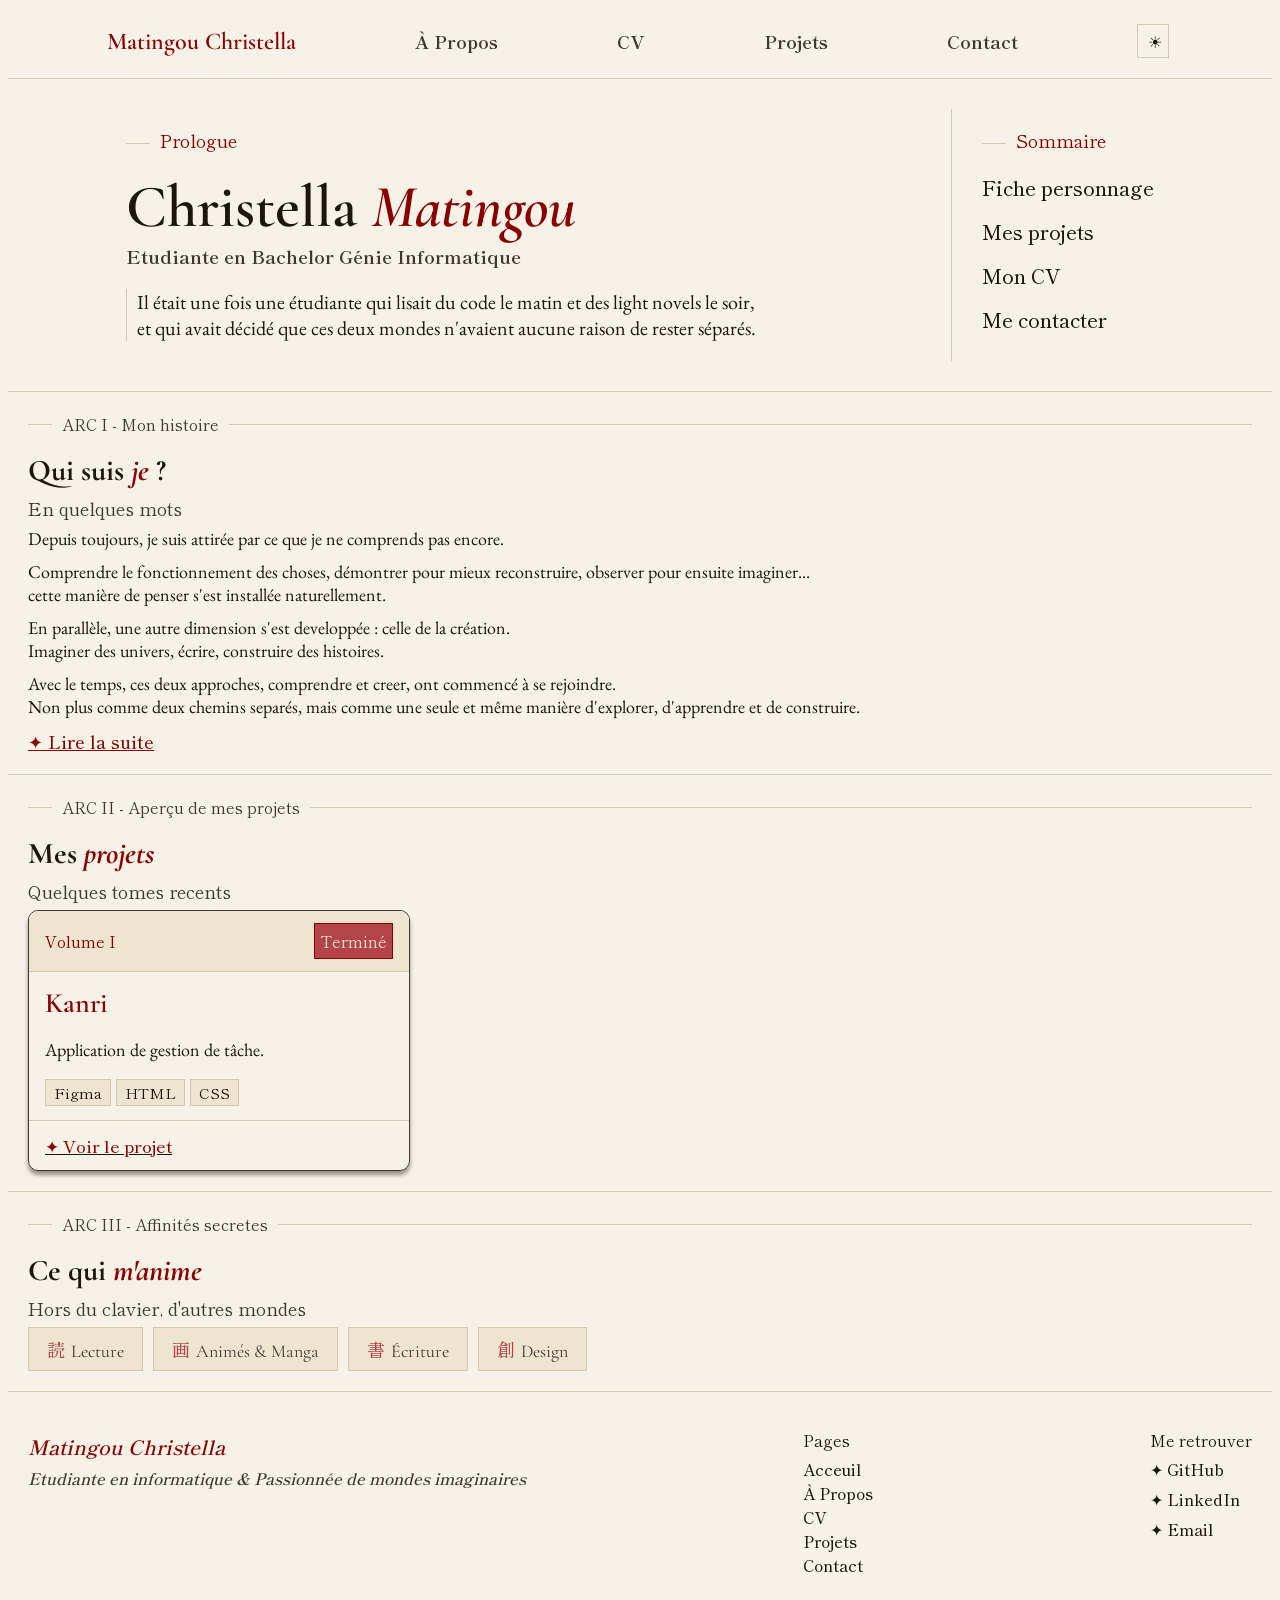
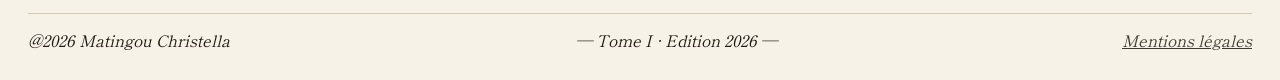
<file: index.html>
<!doctype html>
<html lang="fr">
  <head>
    <meta charset="UTF-8" />
    <meta name="viewport" content="width=device-width, initial-scale=1.0" />
    <title>Portfolio - Accueil</title>
    <link rel="stylesheet" href="style.css" />
  </head>
  <body>
    <header>
      <nav class="navigation">
        <ul>
          <li>
            <a href="index.html" class="logo-name">Matingou Christella</a>
          </li>
          <li><a href="aboutme.html">À Propos</a></li>
          <li><a href="cv.html">CV</a></li>
          <li><a href="project.html">Projets</a></li>
          <li><a href="contact.html">Contact</a></li>
          <li>
            <button id="theme-toggle" class="toggle-btn">☀</button>
          </li>
        </ul>
      </nav>
      <hr />
    </header>
    <main>
      <section class="presentation-zone">
        <div class="prologue-zone">
          <p class="chapter-label">Prologue</p>
          <h1 class="main-title">Christella <em>Matingou</em></h1>
          <p class="subtitle">Etudiante en Bachelor Génie Informatique</p>
          <p class="presentation">
            Il était une fois une étudiante qui lisait du code le matin et des
            light novels le soir,<br />
            et qui avait décidé que ces deux mondes n'avaient aucune raison de
            rester séparés.
          </p>
        </div>
        <div class="Summary-zone">
          <p class="chapter-label">Sommaire</p>
          <ul class="summary-list">
            <li><a href="aboutme.html">Fiche personnage</a></li>
            <li><a href="project.html">Mes projets</a></li>
            <li><a href="cv.html">Mon CV</a></li>
            <li><a href="contact.html">Me contacter</a></li>
          </ul>
        </div>
      </section>
      <hr />
      <section class="first-arc">
        <p class="arc-label">ARC I - Mon histoire</p>
        <h2 class="arc-label-main-title">Qui suis <em>je</em> ?</h2>
        <p class="arc-label-subtitle">En quelques mots</p>
        <div class="first-arc-contents">
          <p class="arc-story">
            Depuis toujours, je suis attirée par ce que je ne comprends pas
            encore.
          </p>
          <p class="arc-story">
            Comprendre le fonctionnement des choses, démontrer pour mieux
            reconstruire, observer pour ensuite imaginer...<br />
            cette manière de penser s'est installée naturellement.
          </p>
          <p class="arc-story">
            En parallèle, une autre dimension s'est developpée : celle de la
            création.<br />
            Imaginer des univers, écrire, construire des histoires.
          </p>
          <p class="arc-story">
            Avec le temps, ces deux approches, comprendre et creer, ont commencé
            à se rejoindre. <br />Non plus comme deux chemins separés, mais
            comme une seule et même manière d'explorer, d'apprendre et de
            construire.
          </p>
          <a href="aboutme.html">✦ Lire la suite</a>
        </div>
      </section>
      <hr />
      <section class="second-arc">
        <p class="arc-label">ARC II - Aperçu de mes projets</p>
        <h2 class="arc-label-main-title">Mes <em>projets</em></h2>
        <p class="arc-label-subtitle">Quelques tomes recents</p>
        <article class="first-project">
          <div class="project-card">
            <div class="project-card-top">
              <p class="project-card-title">Volume I</p>
              <p class="project-card-statut">Terminé</p>
            </div>
            <div class="project-card-content">
              <h2 class="project-title">Kanri</h2>
              <div class="project-description">
                <p class="decription-project">
                  Application de gestion de tâche.
                </p>
              </div>
              <div class="project-tags">
                <span class="project-tag">Figma</span>
                <span class="project-tag">HTML</span>
                <span class="project-tag">CSS</span>
              </div>
            </div>
            <div class="project-card-bottom">
              <div class="project-link">
                <a href="Projets/Kanri.html">✦ Voir le projet </a>
              </div>
            </div>
          </div>
        </article>
      </section>
      <hr />
      <section class="third-arc">
        <p class="arc-label">ARC III - Affinités secretes</p>
        <h2 class="arc-label-main-title">Ce qui <em>m'anime</em></h2>
        <p class="arc-label-subtitle">Hors du clavier, d'autres mondes</p>
        <div class="chips">
          <span class="chip"><span class="chip-kanji">読</span>Lecture</span>
          <span class="chip"
            ><span class="chip-kanji">画</span>Animés & Manga</span
          >
          <span class="chip"><span class="chip-kanji">書</span>Écriture</span>
          <span class="chip"><span class="chip-kanji">創</span>Design</span>
        </div>
      </section>
    </main>
    <footer>
      <hr />
      <section class="footer-top">
        <div class="footer-title">
          <p class="footer-logo">Matingou Christella</p>
          <p class="footer-subtitle">
            Etudiante en informatique & Passionnée de mondes imaginaires
          </p>
        </div>
        <div clas="footer-nav">
          <p class="footer-nav-title">Pages</p>
          <ul class="foot-nav">
            <li><a href="index.html">Acceuil</a></li>
            <li><a href="aboutme.html">À Propos</a></li>
            <li><a href="cv.html">CV</a></li>
            <li><a href="project.html">Projets</a></li>
            <li><a href="contact.html">Contact</a></li>
          </ul>
        </div>
        <div class="footer-social">
          <p class="footer-social-title">Me retrouver</p>
          <ul class="foot-nav">
            <li><a href="#">✦ GitHub</a></li>
            <li><a href="#">✦ LinkedIn</a></li>
            <li><a href="christellamatingou@gmail.com">✦ Email</a></li>
          </ul>
        </div>
      </section>
      <section class="footer-bottom">
        <span>@2026 Matingou Christella</span>
        <span>— Tome I · Edition 2026 —</span>
        <a href="mentions.html">Mentions légales</a>
      </section>
    </footer>
    <script src="script.js"></script>
  </body>
</html>
</file>
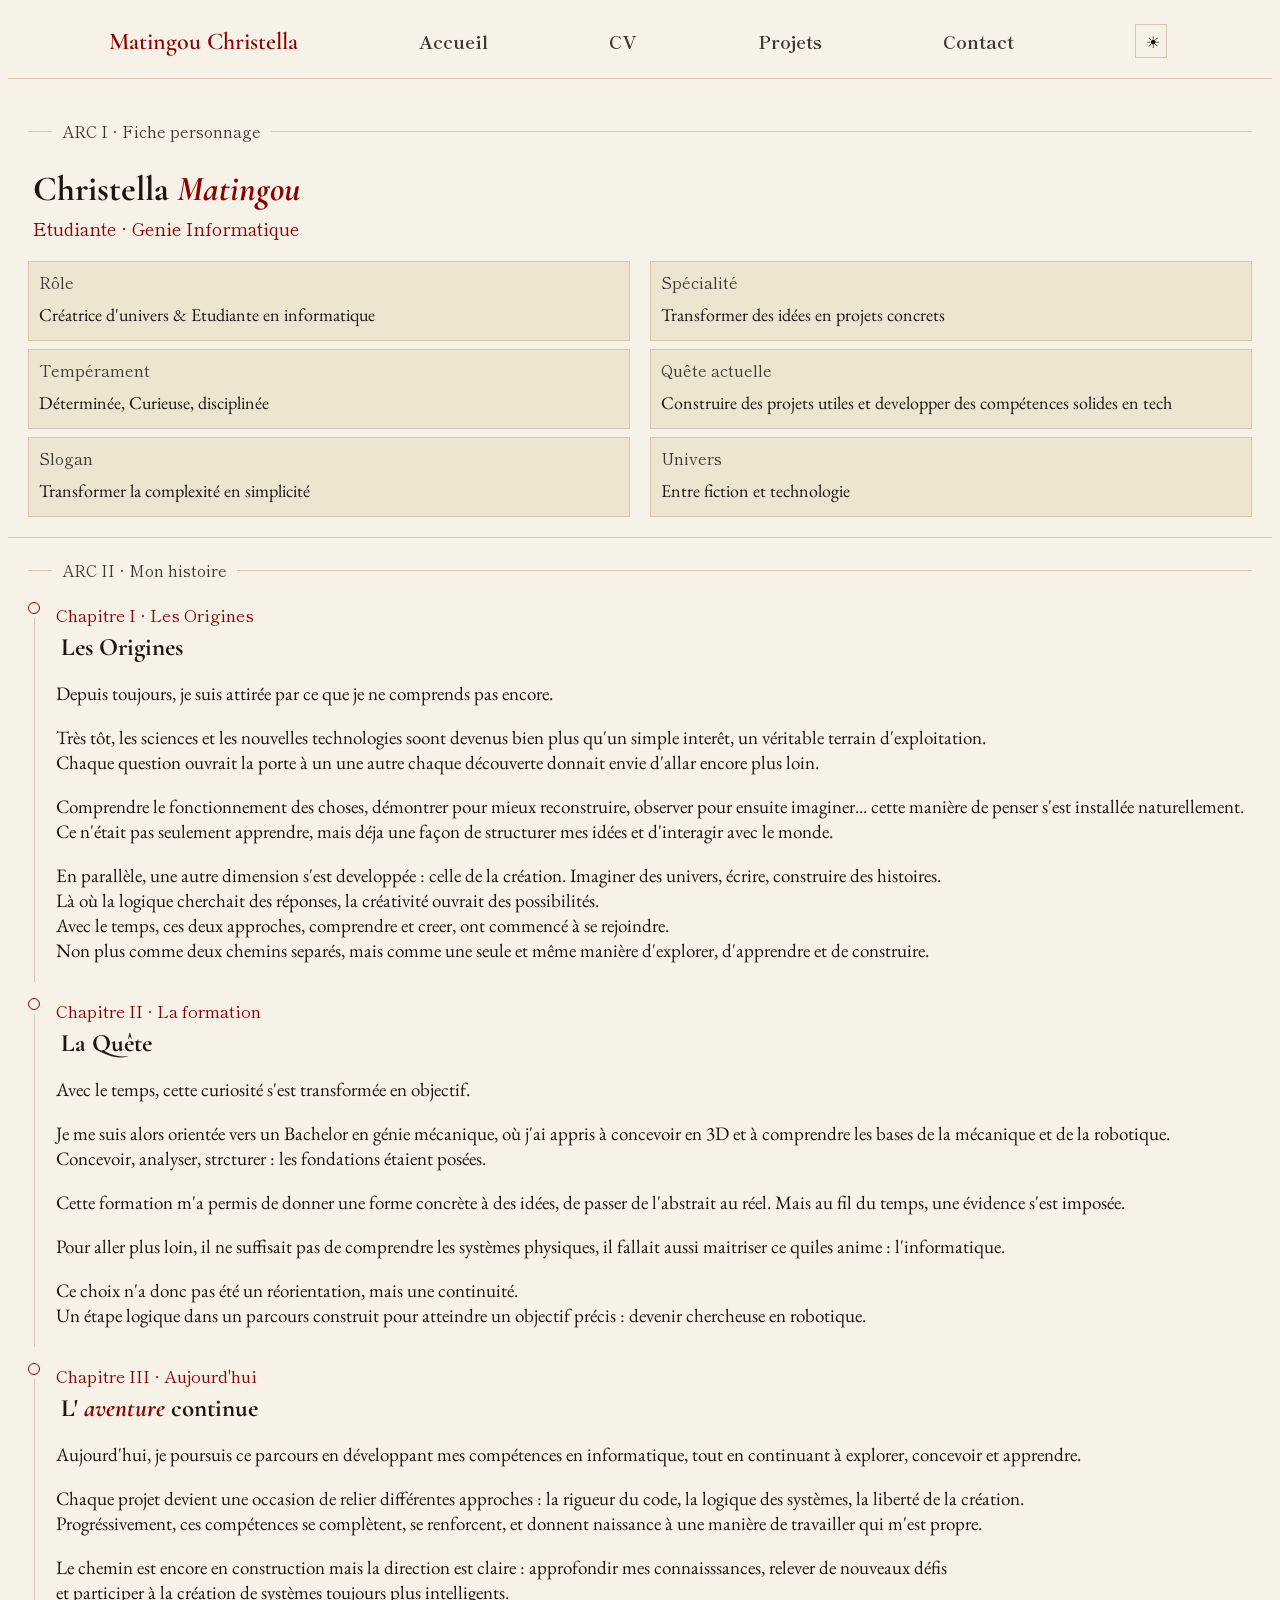
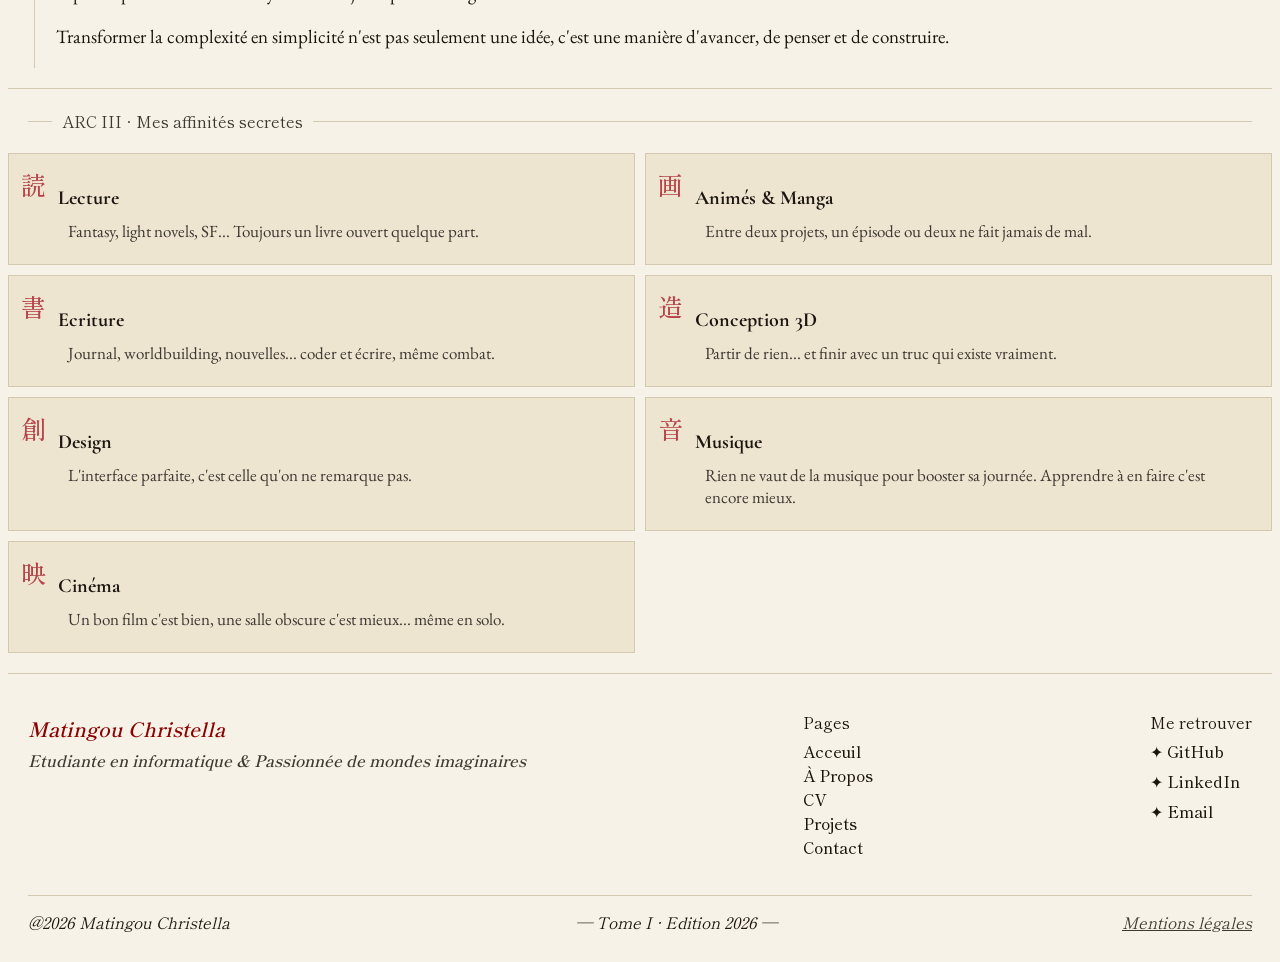
<file: aboutme.html>
<!doctype html>
<html lang="fr">
  <head>
    <meta charset="UTF-8" />
    <meta name="viewport" content="width=device-width, initial-scale=1.0" />
    <title>À Propos</title>
    <link rel="stylesheet" href="style.css" />
  </head>
  <body>
    <header>
      <nav class="navigation">
        <ul>
          <li>
            <a href="index.html" class="logo-name">Matingou Christella</a>
          </li>
          <li><a href="index.html">Accueil</a></li>
          <li><a href="cv.html">CV</a></li>
          <li><a href="project.html">Projets</a></li>
          <li><a href="contact.html">Contact</a></li>
          <li>
            <button id="theme-toggle" class="toggle-btn">☀</button>
          </li>
        </ul>
      </nav>
      <hr />
    </header>
    <main>
      <p class="part-label">ARC I · Fiche personnage</p>
      <section class="statut">
        <div class="infos-part-zone">
          <div class="infos-parts">
            <h1 class="name-part">Christella <em>Matingou</em></h1>
            <p class="class-part">Etudiante · Genie Informatique</p>
          </div>
          <div class="stats-zone">
            <div class="stat-part">
              <p class="stat-name">Rôle</p>
              <p class="stat-value">
                Créatrice d'univers & Etudiante en informatique
              </p>
            </div>
            <div class="stat-part">
              <p class="stat-name">Spécialité</p>
              <p class="stat-value">
                Transformer des idées en projets concrets
              </p>
            </div>
            <div class="stat-part">
              <p class="stat-name">Tempérament</p>
              <p class="stat-value">Déterminée, Curieuse, disciplinée</p>
            </div>
            <div class="stat-part">
              <p class="stat-name">Quête actuelle</p>
              <p class="stat-value">
                Construire des projets utiles et developper des compétences
                solides en tech
              </p>
            </div>
            <div class="stat-part">
              <p class="stat-name">Slogan</p>
              <p class="stat-value">Transformer la complexité en simplicité</p>
            </div>
            <div class="stat-part">
              <p class="stat-name">Univers</p>
              <p class="stat-value">Entre fiction et technologie</p>
            </div>
          </div>
        </div>
      </section>
      <hr />
      <section class="story">
        <p class="part-label">ARC II · Mon histoire</p>
        <div class="chapters">
          <div class="first-chapter">
            <div class="chap-timeline">
              <div class="chap-dot"></div>
              <div class="chap-line"></div>
            </div>
            <div class="chap-body">
              <div class="chap-num">Chapitre I · Les Origines</div>
              <h2 class="chap-title">Les Origines</h2>
              <p class="chap-text">
                Depuis toujours, je suis attirée par ce que je ne comprends pas
                encore.<br />
              </p>
              <p class="chap-text">
                Très tôt, les sciences et les nouvelles technologies soont
                devenus bien plus qu'un simple interêt, un véritable terrain
                d'exploitation.<br />
                Chaque question ouvrait la porte à un une autre chaque
                découverte donnait envie d'allar encore plus loin.<br />
              </p>
              <p class="chap-text">
                Comprendre le fonctionnement des choses, démontrer pour mieux
                reconstruire, observer pour ensuite imaginer... cette manière de
                penser s'est installée naturellement.<br />
                Ce n'était pas seulement apprendre, mais déja une façon de
                structurer mes idées et d'interagir avec le monde.<br />
              </p>
              <p class="chap-text">
                En parallèle, une autre dimension s'est developpée : celle de la
                création. Imaginer des univers, écrire, construire des
                histoires.<br />
                Là où la logique cherchait des réponses, la créativité ouvrait
                des possibilités.<br />
                Avec le temps, ces deux approches, comprendre et creer, ont
                commencé à se rejoindre. <br />Non plus comme deux chemins
                separés, mais comme une seule et même manière d'explorer,
                d'apprendre et de construire.
              </p>
            </div>
          </div>
          <div class="second-chapter">
            <div class="chap-timeline">
              <div class="chap-dot"></div>
              <div class="chap-line"></div>
            </div>
            <div class="chap-body">
              <div class="chap-num">Chapitre II · La formation</div>
              <h2 class="chap-title">La Quête</h2>
              <p class="chap-text">
                Avec le temps, cette curiosité s'est transformée en objectif.
              </p>
              <p class="chap-text">
                Je me suis alors orientée vers un Bachelor en génie mécanique,
                où j'ai appris à concevoir en 3D et à comprendre les bases de la
                mécanique et de la robotique. <br />
                Concevoir, analyser, strcturer : les fondations étaient posées.
              </p>
              <p class="chap-text">
                Cette formation m'a permis de donner une forme concrète à des
                idées, de passer de l'abstrait au réel. Mais au fil du temps,
                une évidence s'est imposée.
              </p>
              <p class="chap-text">
                Pour aller plus loin, il ne suffisait pas de comprendre les
                systèmes physiques, il fallait aussi maitriser ce quiles anime :
                l'informatique.
              </p>
              <p class="chap-text">
                Ce choix n'a donc pas été un réorientation, mais une continuité.
                <br />
                Un étape logique dans un parcours construit pour atteindre un
                objectif précis : devenir chercheuse en robotique.
              </p>
            </div>
          </div>
          <div class="third-chapter">
            <div class="chap-timeline">
              <div class="chap-dot"></div>
              <div class="chap-line"></div>
            </div>
            <div class="chap-body">
              <div class="chap-num">Chapitre III · Aujourd'hui</div>
              <h2 class="chap-title">L' <em>aventure</em> continue</h2>
              <p class="chap-text">
                Aujourd'hui, je poursuis ce parcours en développant mes
                compétences en informatique, tout en continuant à explorer,
                concevoir et apprendre.
              </p>
              <p class="chap-text">
                Chaque projet devient une occasion de relier différentes
                approches : la rigueur du code, la logique des systèmes, la
                liberté de la création.
                <br />Progréssivement, ces compétences se complètent, se
                renforcent, et donnent naissance à une manière de travailler qui
                m'est propre.
              </p>
              <p class="chap-text">
                Le chemin est encore en construction mais la direction est
                claire : approfondir mes connaisssances, relever de nouveaux
                défis <br />
                et participer à la création de systèmes toujours plus
                intelligents.
              </p>
              <p class="chap-text">
                Transformer la complexité en simplicité n'est pas seulement une
                idée, c'est une manière d'avancer, de penser et de construire.
              </p>
            </div>
          </div>
        </div>
      </section>
      <hr />
      <section class="hobbies">
        <p class="part-label">ARC III · Mes affinités secretes</p>
        <div class="hobbies-zone">
          <div class="hobbies-card">
            <span class="hobby-kanji">読</span>
            <div class="hobby-part">
              <h3 class="hobby-name">Lecture</h3>
              <p class="hobby-value">
                Fantasy, light novels, SF... Toujours un livre ouvert quelque
                part.
              </p>
            </div>
          </div>
          <div class="hobbies-card">
            <span class="hobby-kanji">画</span>
            <div class="hobby-part">
              <h3 class="hobby-name">Animés & Manga</h3>
              <p class="hobby-value">
                Entre deux projets, un épisode ou deux ne fait jamais de mal.
              </p>
            </div>
          </div>
          <div class="hobbies-card">
            <span class="hobby-kanji">書</span>
            <div class="hobby-part">
              <h3 class="hobby-name">Ecriture</h3>
              <p class="hobby-value">
                Journal, worldbuilding, nouvelles... coder et écrire, même
                combat.
              </p>
            </div>
          </div>
          <div class="hobbies-card">
            <span class="hobby-kanji">造</span>
            <div class="hobby-part">
              <h3 class="hobby-name">Conception 3D</h3>
              <p class="hobby-value">
                Partir de rien... et finir avec un truc qui existe vraiment.
              </p>
            </div>
          </div>
          <div class="hobbies-card">
            <span class="hobby-kanji">創</span>
            <div class="hobby-part">
              <h3 class="hobby-name">Design</h3>
              <p class="hobby-value">
                L'interface parfaite, c'est celle qu'on ne remarque pas.
              </p>
            </div>
          </div>
          <div class="hobbies-card">
            <span class="hobby-kanji">音</span>
            <div class="hobby-part">
              <h3 class="hobby-name">Musique</h3>
              <p class="hobby-value">
                Rien ne vaut de la musique pour booster sa journée. Apprendre à
                en faire c'est encore mieux.
              </p>
            </div>
          </div>
          <div class="hobbies-card">
            <span class="hobby-kanji">映</span>
            <div class="hobby-part">
              <h3 class="hobby-name">Cinéma</h3>
              <p class="hobby-value">
                Un bon film c'est bien, une salle obscure c'est mieux... même en
                solo.
              </p>
            </div>
          </div>
        </div>
      </section>
    </main>
    <footer>
      <hr />
      <section class="footer-top">
        <div class="footer-title">
          <p class="footer-logo">Matingou Christella</p>
          <p class="footer-subtitle">
            Etudiante en informatique & Passionnée de mondes imaginaires
          </p>
        </div>
        <div clas="footer-nav">
          <p class="footer-nav-title">Pages</p>
          <ul class="foot-nav">
            <li><a href="index.html">Acceuil</a></li>
            <li><a href="aboutme.html">À Propos</a></li>
            <li><a href="cv.html">CV</a></li>
            <li><a href="project.html">Projets</a></li>
            <li><a href="contact.html">Contact</a></li>
          </ul>
        </div>
        <div class="footer-social">
          <p class="footer-social-title">Me retrouver</p>
          <ul class="foot-nav">
            <li><a href="#">✦ GitHub</a></li>
            <li><a href="#">✦ LinkedIn</a></li>
            <li><a href="christellamatingou@gmail.com">✦ Email</a></li>
          </ul>
        </div>
      </section>
      <section class="footer-bottom">
        <span>@2026 Matingou Christella</span>
        <span>— Tome I · Edition 2026 —</span>
        <a href="mentions.html">Mentions légales</a>
      </section>
    </footer>
    <script src="script.js"></script>
  </body>
</html>
</file>
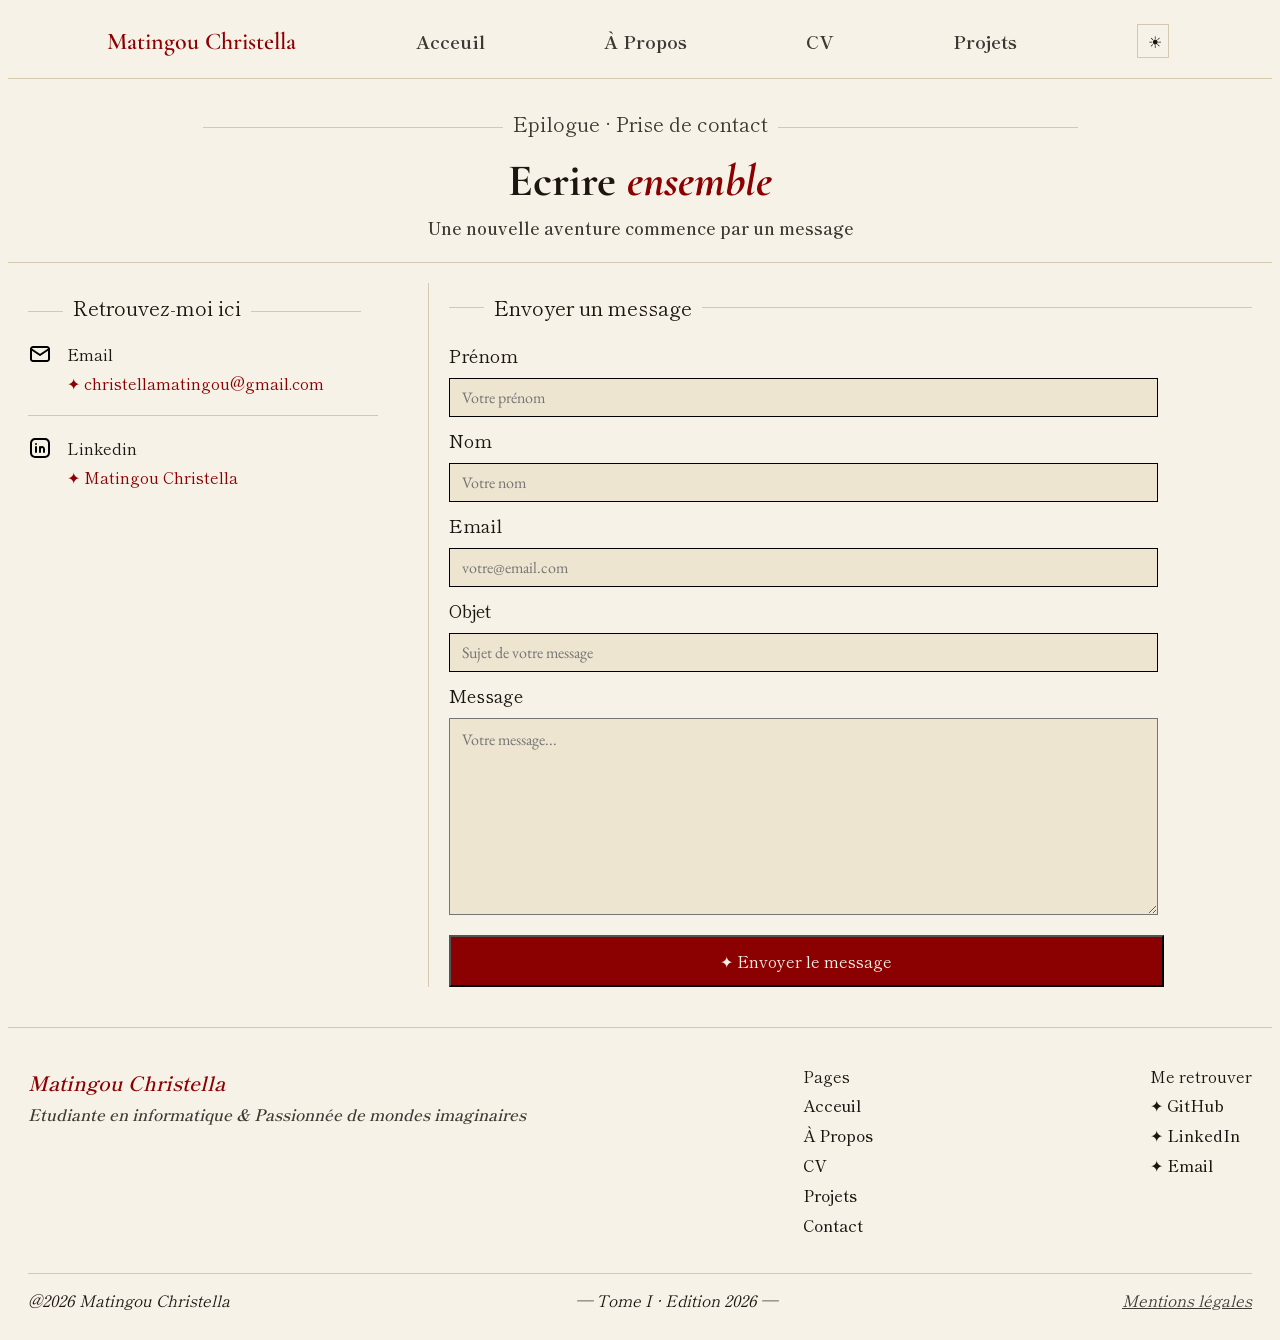
<file: contact.html>
<!doctype html>
<html lang="fr">
  <head>
    <meta charset="UTF-8" />
    <meta name="viewport" content="width=device-width, initial-scale=1.0" />
    <title>Contact</title>
    <link rel="stylesheet" href="style.css" />
  </head>
  <body>
    <header>
      <nav class="navigation">
        <ul>
          <li>
            <a href="index.html" class="logo-name">Matingou Christella</a>
          </li>
          <li><a href="index.html">Acceuil</a></li>
          <li><a href="aboutme.html">À Propos</a></li>
          <li><a href="cv.html">CV</a></li>
          <li><a href="project.html">Projets</a></li>
          <li>
            <button id="theme-toggle" class="toggle-btn">☀</button>
          </li>
        </ul>
      </nav>
      <hr />
    </header>
    <main>
      <section class="epilogue-zone">
        <p class="epilogue-label">Epilogue · Prise de contact</p>
        <h1 class="epilogue-title">Ecrire <em>ensemble</em></h1>
        <p class="epilogue-subtitle">
          Une nouvelle aventure commence par un message
        </p>
      </section>
      <hr />
      <section class="contact-zone">
        <section class="find-me-part">
          <p class="find-me-label">Retrouvez-moi ici</p>
          <div class="find-me-info">
            <div class="email-part">
              <span class="icon-mail" alt="icone mail"
                ><svg
                  width="24"
                  height="24"
                  viewBox="0 0 24 24"
                  fill="none"
                  xmlns="http://www.w3.org/2000/svg"
                >
                  <path
                    d="M3 7C3 6.46957 3.21071 5.96086 3.58579 5.58579C3.96086 5.21071 4.46957 5 5 5H19C19.5304 5 20.0391 5.21071 20.4142 5.58579C20.7893 5.96086 21 6.46957 21 7V17C21 17.5304 20.7893 18.0391 20.4142 18.4142C20.0391 18.7893 19.5304 19 19 19H5C4.46957 19 3.96086 18.7893 3.58579 18.4142C3.21071 18.0391 3 17.5304 3 17V7Z"
                    stroke="black"
                    stroke-width="2"
                    stroke-linecap="round"
                    stroke-linejoin="round"
                  />
                  <path
                    d="M3 7L12 13L21 7"
                    stroke="black"
                    stroke-width="2"
                    stroke-linecap="round"
                    stroke-linejoin="round"
                  />
                </svg>
              </span>
              <div class="email-zone">
                <p class="email-text-title">Email</p>
                <p class="email-text">✦ christellamatingou@gmail.com</p>
              </div>
            </div>
            <hr />
            <div class="link-part">
              <span class="link-icon" alt="icone linkedin"
                ><svg
                  width="24"
                  height="24"
                  viewBox="0 0 24 24"
                  fill="none"
                  xmlns="http://www.w3.org/2000/svg"
                >
                  <path
                    d="M8 11V16"
                    stroke="black"
                    stroke-width="2"
                    stroke-linecap="round"
                    stroke-linejoin="round"
                  />
                  <path
                    d="M8 8V8.01"
                    stroke="black"
                    stroke-width="2"
                    stroke-linecap="round"
                    stroke-linejoin="round"
                  />
                  <path
                    d="M12 16V11"
                    stroke="black"
                    stroke-width="2"
                    stroke-linecap="round"
                    stroke-linejoin="round"
                  />
                  <path
                    d="M16 16V13C16 12.4696 15.7893 11.9609 15.4142 11.5858C15.0391 11.2107 14.5304 11 14 11C13.4696 11 12.9609 11.2107 12.5858 11.5858C12.2107 11.9609 12 12.4696 12 13"
                    stroke="black"
                    stroke-width="2"
                    stroke-linecap="round"
                    stroke-linejoin="round"
                  />
                  <path
                    d="M3 7C3 5.93913 3.42143 4.92172 4.17157 4.17157C4.92172 3.42143 5.93913 3 7 3H17C18.0609 3 19.0783 3.42143 19.8284 4.17157C20.5786 4.92172 21 5.93913 21 7V17C21 18.0609 20.5786 19.0783 19.8284 19.8284C19.0783 20.5786 18.0609 21 17 21H7C5.93913 21 4.92172 20.5786 4.17157 19.8284C3.42143 19.0783 3 18.0609 3 17V7Z"
                    stroke="black"
                    stroke-width="2"
                    stroke-linecap="round"
                    stroke-linejoin="round"
                  />
                </svg>
              </span>
              <div class="link-zone">
                <p class="link-title">Linkedin</p>
                <p class="link-text">✦ Matingou Christella</p>
              </div>
            </div>
          </div>
        </section>
        <section class="form-part">
          <p class="form-part-label">Envoyer un message</p>
          <div class="form-zone">
            <form action="send_message.php" method="POST">
              <div class="form-row">
                <div class="form-group">
                  <label for="prenom">Prénom</label>
                  <input
                    type="text"
                    id="prenom"
                    name="prenom"
                    placeholder="Votre prénom"
                    required
                  />
                </div>
                <div class="form-group">
                  <label for="nom">Nom</label>
                  <input
                    type="text"
                    id="nom"
                    name="nom"
                    placeholder="Votre nom"
                    required
                  />
                </div>
              </div>

              <div class="form-group">
                <label for="email">Email</label>
                <input
                  type="email"
                  id="email"
                  name="email"
                  placeholder="votre@email.com"
                  required
                />
              </div>

              <div class="form-group">
                <label for="objet">Objet</label>
                <input
                  type="text"
                  id="objet"
                  name="objet"
                  placeholder="Sujet de votre message"
                  required
                />
              </div>

              <div class="form-group">
                <label for="message">Message</label>
                <textarea
                  id="message"
                  name="message"
                  placeholder="Votre message..."
                  required
                ></textarea>
              </div>

              <button type="submit">✦ Envoyer le message</button>
            </form>
          </div>
        </section>
      </section>
    </main>
    <footer>
      <hr />
      <section class="footer-top">
        <div class="footer-title">
          <p class="footer-logo">Matingou Christella</p>
          <p class="footer-subtitle">
            Etudiante en informatique & Passionnée de mondes imaginaires
          </p>
        </div>
        <div class="footer-nav">
          <p class="footer-nav-title">Pages</p>
          <ul class="foot-nav">
            <li><a href="index.html">Acceuil</a></li>
            <li><a href="aboutme.html">À Propos</a></li>
            <li><a href="cv.html">CV</a></li>
            <li><a href="project.html">Projets</a></li>
            <li><a href="contact.html">Contact</a></li>
          </ul>
        </div>
        <div class="footer-social">
          <p class="footer-social-title">Me retrouver</p>
          <ul class="foot-nav">
            <li><a href="#">✦ GitHub</a></li>
            <li><a href="#">✦ LinkedIn</a></li>
            <li><a href="mailto:christellamatingou@gmail.com">✦ Email</a></li>
          </ul>
        </div>
      </section>
      <section class="footer-bottom">
        <span>@2026 Matingou Christella</span>
        <span>— Tome I · Edition 2026 —</span>
        <a href="mentions.html">Mentions légales</a>
      </section>
    </footer>
    <script src="script.js"></script>
  </body>
</html>
</file>
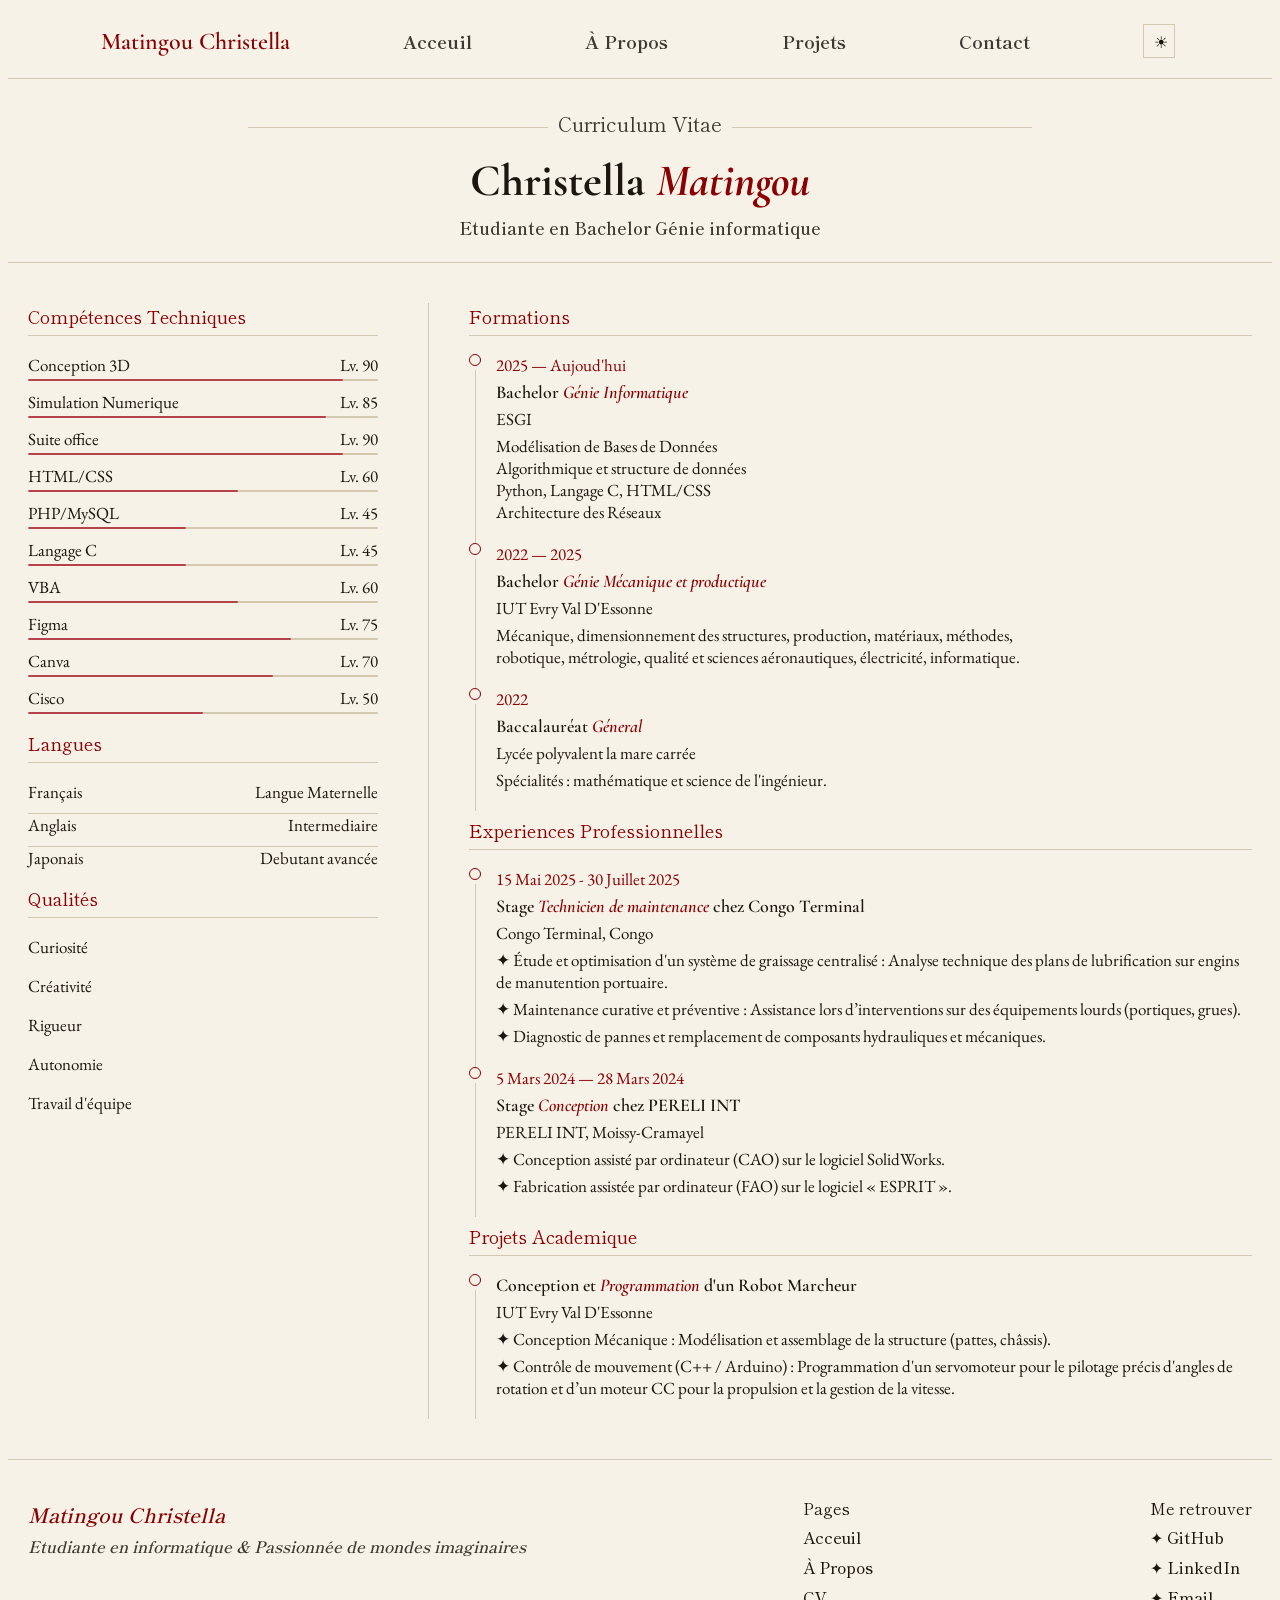
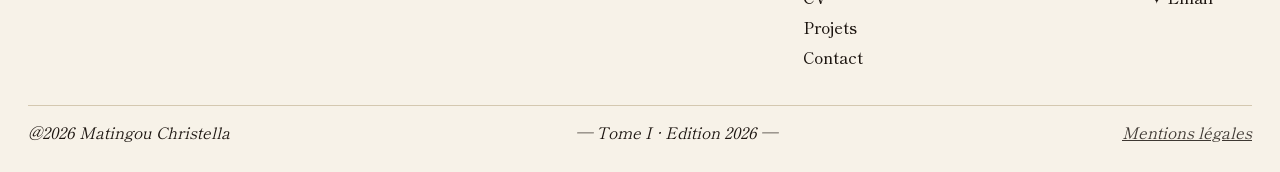
<file: cv.html>
<!doctype html>
<html lang="fr">
  <head>
    <meta charset="UTF-8" />
    <meta name="viewport" content="width=device-width, initial-scale=1.0" />
    <title>CV</title>
    <link rel="stylesheet" href="style.css" />
  </head>
  <body>
    <header>
      <nav class="navigation">
        <ul>
          <li>
            <a href="index.html" class="logo-name">Matingou Christella</a>
          </li>
          <li><a href="index.html">Acceuil</a></li>
          <li><a href="aboutme.html">À Propos</a></li>
          <li><a href="project.html">Projets</a></li>
          <li><a href="contact.html">Contact</a></li>
          <li>
            <button id="theme-toggle" class="toggle-btn">☀</button>
          </li>
        </ul>
      </nav>
      <hr />
    </header>
    <main>
      <section class="cv-title-zone">
        <p class="cv-label">Curriculum Vitae</p>
        <h1 class="cv-main-title">Christella <em>Matingou</em></h1>
        <p class="cv-subtitle">Etudiante en Bachelor Génie informatique</p>
      </section>
      <hr />
      <section class="cv-contents">
        <div class="cv-left-parts">
          <div class="cv-part skills">
            <p class="cv-part-title">Compétences Techniques</p>
            <div class="skills-contents">
              <p class="skill-name">
                Conception 3D
                <span class="skill-level">Lv. 90</span>
              </p>
              <div class="skill-bar">
                <div class="skill-fill s1"></div>
              </div>
            </div>
            <div class="skills-contents">
              <p class="skill-name">
                Simulation Numerique
                <span class="skill-level">Lv. 85</span>
              </p>
              <div class="skill-bar">
                <div class="skill-fill s2"></div>
              </div>
            </div>
            <div class="skills-contents">
              <p class="skill-name">
                Suite office
                <span class="skill-level">Lv. 90</span>
              </p>
              <div class="skill-bar">
                <div class="skill-fill s3"></div>
              </div>
            </div>
            <div class="skills-contents">
              <p class="skill-name">
                HTML/CSS
                <span class="skill-level">Lv. 60</span>
              </p>
              <div class="skill-bar">
                <div class="skill-fill s4"></div>
              </div>
            </div>
            <div class="skills-contents">
              <p class="skill-name">
                PHP/MySQL
                <span class="skill-level">Lv. 45</span>
              </p>
              <div class="skill-bar">
                <div class="skill-fill s5"></div>
              </div>
            </div>
            <div class="skills-contents">
              <p class="skill-name">
                Langage C
                <span class="skill-level">Lv. 45</span>
              </p>
              <div class="skill-bar">
                <div class="skill-fill s6"></div>
              </div>
            </div>
            <div class="skills-contents">
              <p class="skill-name">
                VBA
                <span class="skill-level">Lv. 60</span>
              </p>
              <div class="skill-bar">
                <div class="skill-fill s7"></div>
              </div>
            </div>
            <div class="skills-contents">
              <p class="skill-name">
                Figma
                <span class="skill-level">Lv. 75</span>
              </p>
              <div class="skill-bar">
                <div class="skill-fill s8"></div>
              </div>
            </div>
            <div class="skills-contents">
              <p class="skill-name">
                Canva
                <span class="skill-level">Lv. 70</span>
              </p>
              <div class="skill-bar">
                <div class="skill-fill s9"></div>
              </div>
            </div>
            <div class="skills-contents">
              <p class="skill-name">
                Cisco
                <span class="skill-level">Lv. 50</span>
              </p>
              <div class="skill-bar">
                <div class="skill-fill s10"></div>
              </div>
            </div>
          </div>
          <div class="cv-part language">
            <p class="cv-part-title">Langues</p>
            <div class="language-contents">
              <p class="language-name">Français</p>
              <p class="language-level">Langue Maternelle</p>
            </div>
            <div class="language-contents">
              <p class="language-name">Anglais</p>
              <p class="language-level">Intermediaire</p>
            </div>
            <div class="language-contents">
              <p class="language-name">Japonais</p>
              <p class="language-level">Debutant avancée</p>
            </div>
          </div>
          <div class="cv-part qualitie">
            <p class="cv-part-title">Qualités</p>
            <div class="qualitie-content">
              <p class="qualitie-name">Curiosité</p>
              <p class="qualitie-name">Créativité</p>
              <p class="qualitie-name">Rigueur</p>
              <p class="qualitie-name">Autonomie</p>
              <p class="qualitie-name">Travail d'équipe</p>
            </div>
          </div>
        </div>
        <div class="cv-right-parts">
          <div class="cv-part formation">
            <p class="cv-part-title">Formations</p>
            <div class="cv-infos-zone">
              <div class="cv-infos-timeline">
                <div class="cv-dot"></div>
                <div class="cv-line"></div>
              </div>
              <div class="cv-infos-contents">
                <p class="cv-info-date">2025 — Aujoud'hui</p>
                <p class="cv-info-title">
                  Bachelor <em>Génie Informatique</em>
                </p>
                <p class="cv-info-school">ESGI</p>
                <p class="cv-info-desc">
                  Modélisation de Bases de Données <br />
                  Algorithmique et structure de données <br />
                  Python, Langage C, HTML/CSS <br />
                  Architecture des Réseaux
                </p>
              </div>
            </div>
            <div class="cv-infos-zone">
              <div class="cv-infos-timeline">
                <div class="cv-dot"></div>
                <div class="cv-line"></div>
              </div>
              <div class="cv-infos-contents">
                <p class="cv-info-date">2022 — 2025</p>
                <p class="cv-info-title">
                  Bachelor<em> Génie Mécanique et productique</em>
                </p>
                <p class="cv-info-school">IUT Evry Val D'Essonne</p>
                <p class="cv-info-desc">
                  Mécanique, dimensionnement des structures, production,
                  matériaux, méthodes, <br />robotique, métrologie, qualité et
                  sciences aéronautiques, électricité, informatique.
                </p>
              </div>
            </div>
            <div class="cv-infos-zone">
              <div class="cv-infos-timeline">
                <div class="cv-dot"></div>
                <div class="cv-line"></div>
              </div>
              <div class="cv-infos-contents">
                <p class="cv-info-date">2022</p>
                <p class="cv-info-title">Baccalauréat<em> Géneral</em></p>
                <p class="cv-info-school">Lycée polyvalent la mare carrée</p>
                <p class="cv-info-desc">
                  Spécialités : mathématique et science de l'ingénieur.
                </p>
              </div>
            </div>
          </div>
          <div class="cv-part experience">
            <p class="cv-part-title">Experiences Professionnelles</p>
            <div class="cv-infos-zone">
              <div class="cv-infos-timeline">
                <div class="cv-dot"></div>
                <div class="cv-line"></div>
              </div>
              <div class="cv-infos-contents">
                <p class="cv-info-date">15 Mai 2025 - 30 Juillet 2025</p>
                <p class="cv-info-title">
                  Stage <em>Technicien de maintenance </em>chez Congo Terminal
                </p>
                <p class="cv-info-company">Congo Terminal, Congo</p>
                <div class="cv-info-desc stage">
                  <p class="desc-mission">
                    Étude et optimisation d'un système de graissage centralisé :
                    Analyse technique des plans de lubrification sur engins de
                    manutention portuaire.
                  </p>
                  <p class="desc-mission">
                    Maintenance curative et préventive : Assistance lors
                    d’interventions sur des équipements lourds (portiques,
                    grues).
                  </p>
                  <p class="desc-mission">
                    Diagnostic de pannes et remplacement de composants
                    hydrauliques et mécaniques.
                  </p>
                </div>
              </div>
            </div>
            <div class="cv-infos-zone">
              <div class="cv-infos-timeline">
                <div class="cv-dot"></div>
                <div class="cv-line"></div>
              </div>
              <div class="cv-infos-contents">
                <p class="cv-info-date">5 Mars 2024 — 28 Mars 2024</p>
                <p class="cv-info-title">
                  Stage <em>Conception</em> chez PERELI INT
                </p>
                <p class="cv-info-company">PERELI INT, Moissy-Cramayel</p>
                <div class="cv-info-desc stage">
                  <p class="desc-mission">
                    Conception assisté par ordinateur (CAO) sur le logiciel
                    SolidWorks.
                  </p>
                  <p class="desc-mission">
                    Fabrication assistée par ordinateur (FAO) sur le logiciel «
                    ESPRIT ».
                  </p>
                </div>
              </div>
            </div>
          </div>
          <div class="cv-part school-project">
            <p class="cv-part-title">Projets Academique</p>
            <div class="cv-infos-zone">
              <div class="cv-infos-timeline">
                <div class="cv-dot"></div>
                <div class="cv-line"></div>
              </div>
              <div class="cv-infos-contents">
                <p class="cv-info-title">
                  Conception et <em>Programmation</em> d'un Robot Marcheur
                </p>
                <p class="cv-info-school">IUT Evry Val D'Essonne</p>
                <div class="cv-info-desc project">
                  <p class="desc-mission">
                    Conception Mécanique : Modélisation et assemblage de la
                    structure (pattes, châssis).
                  </p>
                  <p class="desc-mission">
                    Contrôle de mouvement (C++ / Arduino) : Programmation d'un
                    servomoteur pour le pilotage précis d'angles de rotation et
                    d’un moteur CC pour la propulsion et la gestion de la
                    vitesse.
                  </p>
                </div>
              </div>
            </div>
          </div>
        </div>
      </section>
    </main>
    <footer>
      <hr />
      <section class="footer-top">
        <div class="footer-title">
          <p class="footer-logo">Matingou Christella</p>
          <p class="footer-subtitle">
            Etudiante en informatique & Passionnée de mondes imaginaires
          </p>
        </div>
        <div class="footer-nav">
          <p class="footer-nav-title">Pages</p>
          <ul class="foot-nav">
            <li><a href="index.html">Acceuil</a></li>
            <li><a href="aboutme.html">À Propos</a></li>
            <li><a href="cv.html">CV</a></li>
            <li><a href="project.html">Projets</a></li>
            <li><a href="contact.html">Contact</a></li>
          </ul>
        </div>
        <div class="footer-social">
          <p class="footer-social-title">Me retrouver</p>
          <ul class="foot-nav">
            <li><a href="#">✦ GitHub</a></li>
            <li><a href="#">✦ LinkedIn</a></li>
            <li><a href="mailto:christellamatingou@gmail.com">✦ Email</a></li>
          </ul>
        </div>
      </section>
      <section class="footer-bottom">
        <span>@2026 Matingou Christella</span>
        <span>— Tome I · Edition 2026 —</span>
        <a href="mentions.html">Mentions légales</a>
      </section>
    </footer>
    <script src="script.js"></script>
  </body>
</html>
</file>
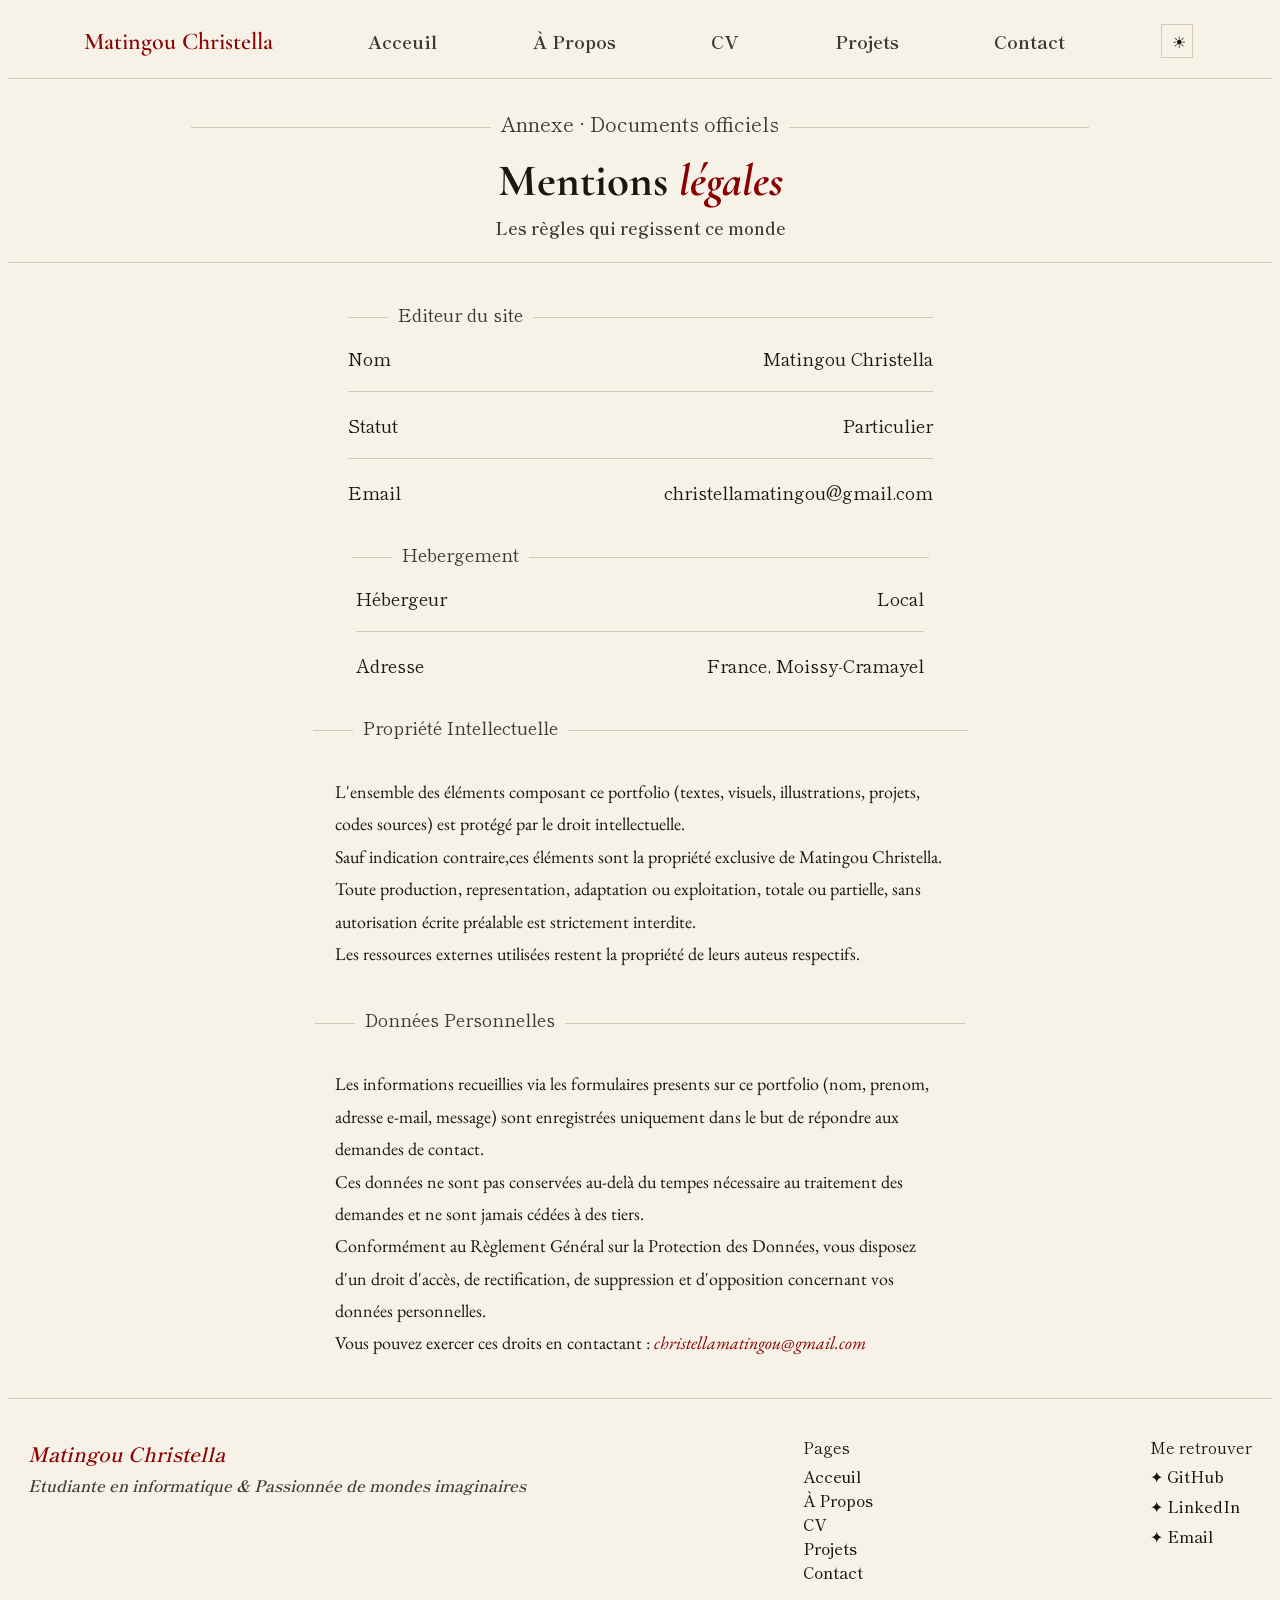
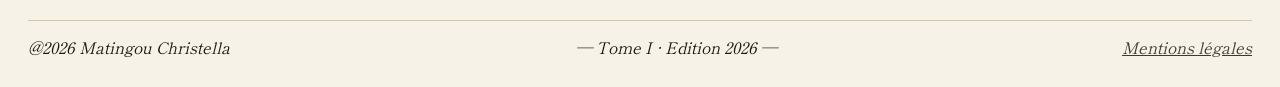
<file: mentions.html>
<!doctype html>
<html lang="fr">
  <head>
    <meta charset="UTF-8" />
    <meta name="viewport" content="width=device-width, initial-scale=1.0" />
    <title>Mentions legales</title>
    <link rel="stylesheet" href="style.css" />
  </head>
  <body>
    <header>
      <nav class="navigation">
        <ul>
          <li>
            <a href="index.html" class="logo-name">Matingou Christella</a>
          </li>
          <li><a href="index.html">Acceuil</a></li>
          <li><a href="aboutme.html">À Propos</a></li>
          <li><a href="cv.html">CV</a></li>
          <li><a href="project.html">Projets</a></li>
          <li><a href="contact.html">Contact</a></li>
          <li>
            <button id="theme-toggle" class="toggle-btn">☀</button>
          </li>
        </ul>
      </nav>
      <hr />
    </header>
    <main>
      <section class="mentions-titles">
        <p class="mentions-label">Annexe · Documents officiels</p>
        <h1 class="mentions-title">Mentions <em>légales</em></h1>
        <p class="mentions-subtitle">Les règles qui regissent ce monde</p>
      </section>
      <hr />
      <section class="mention editor">
        <p class="label editor">Editeur du site</p>
        <section class="info-value">
          <div class="name-mention">
            <p class="text-mentions name-title">Nom</p>
            <p class="text-mentions name-value">Matingou Christella</p>
          </div>
          <hr />
          <div class="statut-mention">
            <p class="text-mentions statut-title">Statut</p>
            <p class="text-mentions statut-value">Particulier</p>
          </div>
          <hr />
          <div class="mail-mention">
            <p class="text-mentions mail-title">Email</p>
            <p class="text-mentions mail-value">christellamatingou@gmail.com</p>
          </div>
        </section>
      </section>
      <br />
      <section class="mention hebergement">
        <p class="label hergement">Hebergement</p>
        <section class="info-value">
          <div class="hebergeur-mention">
            <p class="text-mentions hebergeur-title">Hébergeur</p>
            <p class="text-mentions hebergeur-value">Local</p>
          </div>
          <hr />
          <div class="address-mention">
            <p class="text-mentions address-title">Adresse</p>
            <p class="text-mentions addresse-value">France, Moissy-Cramayel</p>
          </div>
        </section>
        <br />
      </section>
      <section class="mention propriete-intel">
        <p class="label propriete">Propriété Intellectuelle</p>
        <section class="text propriete-text">
          <p class="propriete-rule">
            L'ensemble des éléments composant ce portfolio (textes, visuels,
            illustrations, projets, codes sources) est protégé par le droit
            intellectuelle. <br />
            Sauf indication contraire,ces éléments sont la propriété exclusive
            de Matingou Christella. <br />
            Toute production, representation, adaptation ou exploitation, totale
            ou partielle, sans autorisation écrite préalable est strictement
            interdite.<br />
            Les ressources externes utilisées restent la propriété de leurs
            auteus respectifs.
          </p>
        </section>
      </section>
      <section class="mention personal-data">
        <p class="label data">Données Personnelles</p>
        <section class="text personal-data-text">
          <p class="data-rule">
            Les informations recueillies via les formulaires presents sur ce
            portfolio (nom, prenom, adresse e-mail, message) sont enregistrées
            uniquement dans le but de répondre aux demandes de contact. <br />
            Ces données ne sont pas conservées au-delà du tempes nécessaire au
            traitement des demandes et ne sont jamais cédées à des tiers. <br />
            Conformément au Règlement Général sur la Protection des Données,
            vous disposez d'un droit d'accès, de rectification, de suppression
            et d'opposition concernant vos données personnelles. <br />
            Vous pouvez exercer ces droits en contactant :
            <em>christellamatingou@gmail.com</em>
          </p>
        </section>
      </section>
    </main>
    <footer>
      <hr />
      <section class="footer-top">
        <div class="footer-title">
          <p class="footer-logo">Matingou Christella</p>
          <p class="footer-subtitle">
            Etudiante en informatique & Passionnée de mondes imaginaires
          </p>
        </div>
        <div clas="footer-nav">
          <p class="footer-nav-title">Pages</p>
          <ul class="foot-nav">
            <li><a href="index.html">Acceuil</a></li>
            <li><a href="aboutme.html">À Propos</a></li>
            <li><a href="cv.html">CV</a></li>
            <li><a href="project.html">Projets</a></li>
            <li><a href="contact.html">Contact</a></li>
          </ul>
        </div>
        <div class="footer-social">
          <p class="footer-social-title">Me retrouver</p>
          <ul class="foot-nav">
            <li><a href="#">✦ GitHub</a></li>
            <li><a href="#">✦ LinkedIn</a></li>
            <li><a href="christellamatingou@gmail.com">✦ Email</a></li>
          </ul>
        </div>
      </section>
      <section class="footer-bottom">
        <span>@2026 Matingou Christella</span>
        <span>— Tome I · Edition 2026 —</span>
        <a href="mentions.html">Mentions légales</a>
      </section>
    </footer>
    <script src="script.js"></script>
  </body>
</html>
</file>
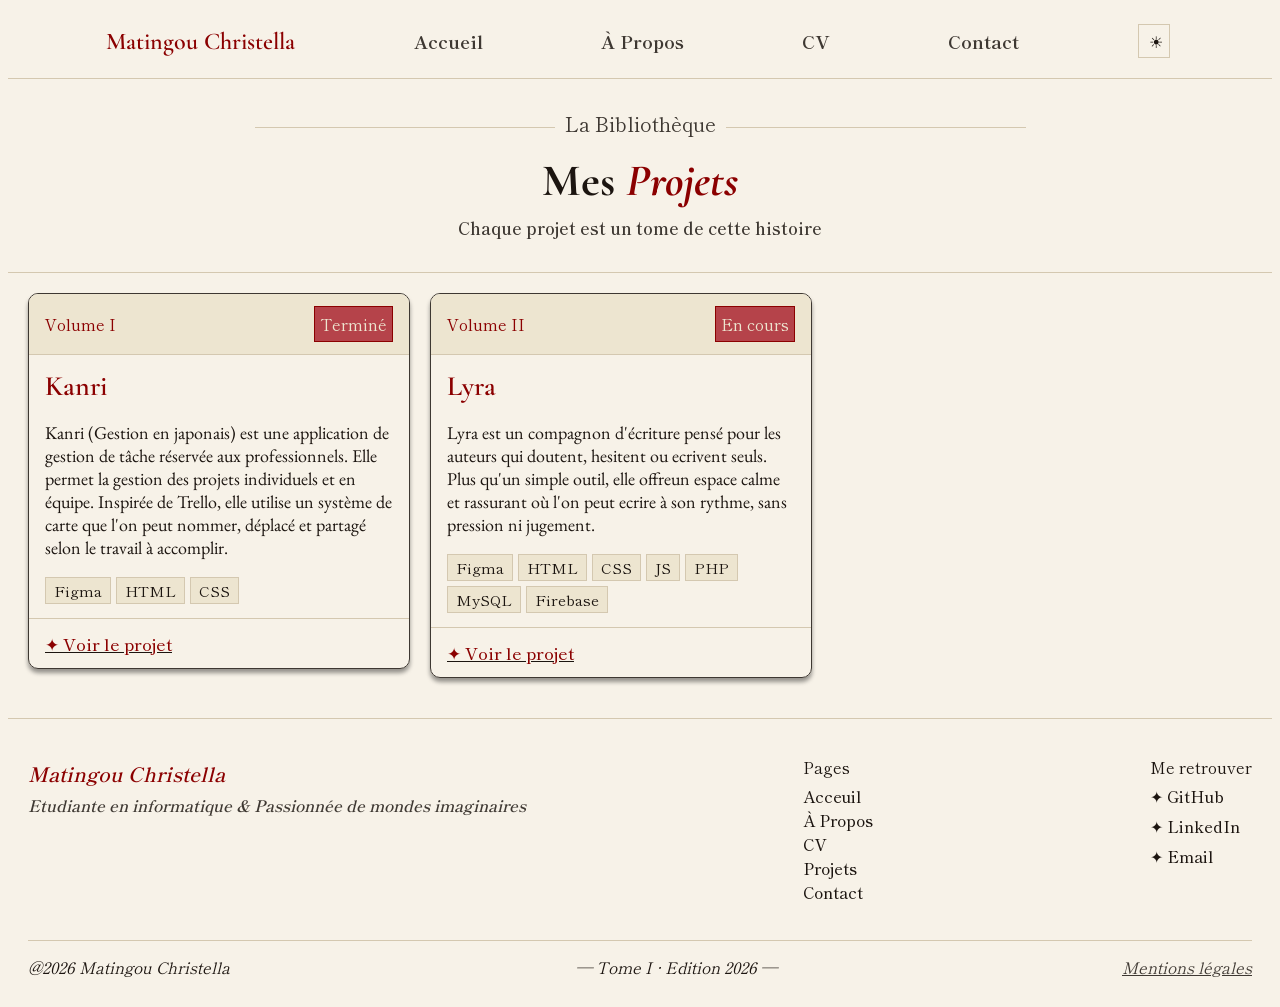
<file: project.html>
<!doctype html>
<html lang="fr">
  <head>
    <meta charset="UTF-8" />
    <meta name="viewport" content="width=device-width, initial-scale=1.0" />
    <title>Projets</title>
    <link rel="stylesheet" href="style.css" />
  </head>
  <body>
    <header>
      <nav class="navigation">
        <ul>
          <li>
            <a href="index.html" class="logo-name">Matingou Christella</a>
          </li>
          <li><a href="index.html">Accueil</a></li>
          <li><a href="aboutme.html">À Propos</a></li>
          <li><a href="cv.html">CV</a></li>
          <li><a href="contact.html">Contact</a></li>
          <li>
            <button id="theme-toggle" class="toggle-btn">☀</button>
          </li>
        </ul>
      </nav>
      <hr />
    </header>
    <main>
      <section class="project-title-zone">
        <p class="project-label">La Bibliothèque</p>
        <h1 class="project-main-title">Mes <em>Projets</em></h1>
        <p class="project-subtitle">
          Chaque projet est un tome de cette histoire
        </p>
      </section>
      <hr />
      <section class="Project-zone">
        <div class="project-grid">
          <article class="first-project">
            <div class="project-card">
              <div class="project-card-top">
                <p class="project-card-title">Volume I</p>
                <p class="project-card-statut">Terminé</p>
              </div>
              <div class="project-card-content">
                <h2 class="project-title">Kanri</h2>
                <div class="project-description">
                  <p class="decription-project">
                    Kanri (Gestion en japonais) est une application de gestion
                    de tâche réservée aux professionnels. Elle permet la gestion
                    des projets individuels et en équipe. Inspirée de Trello,
                    elle utilise un système de carte que l'on peut nommer,
                    déplacé et partagé selon le travail à accomplir.
                  </p>
                </div>
                <div class="project-tags">
                  <span class="project-tag">Figma</span>
                  <span class="project-tag">HTML</span>
                  <span class="project-tag">CSS</span>
                </div>
              </div>
              <div class="project-card-bottom">
                <div class="project-link">
                  <a href="Projets/Kanri.html">✦ Voir le projet </a>
                </div>
              </div>
            </div>
          </article>
          <article class="second-project">
            <div class="project-card">
              <div class="project-card-top">
                <p class="project-card-title">Volume II</p>
                <p class="project-card-statut">En cours</p>
              </div>
              <div class="project-card-content">
                <h2 class="project-title">Lyra</h2>
                <div class="project-description">
                  <p class="decription-project">
                    Lyra est un compagnon d'écriture pensé pour les auteurs qui
                    doutent, hesitent ou ecrivent seuls. Plus qu'un simple
                    outil, elle offreun espace calme et rassurant où l'on peut
                    ecrire à son rythme, sans pression ni jugement.
                  </p>
                </div>
                <div class="project-tags">
                  <span class="project-tag">Figma</span>
                  <span class="project-tag">HTML</span>
                  <span class="project-tag">CSS</span>
                  <span class="project-tag">JS</span>
                  <span class="project-tag">PHP</span>
                  <span class="project-tag">MySQL</span>
                  <span class="project-tag">Firebase</span>
                </div>
              </div>
              <div class="project-card-bottom">
                <div class="project-link">
                  <a href="#">✦ Voir le projet </a>
                </div>
              </div>
            </div>
          </article>
        </div>
      </section>
    </main>
    <footer>
      <hr />
      <section class="footer-top">
        <div class="footer-title">
          <p class="footer-logo">Matingou Christella</p>
          <p class="footer-subtitle">
            Etudiante en informatique & Passionnée de mondes imaginaires
          </p>
        </div>
        <div clas="footer-nav">
          <p class="footer-nav-title">Pages</p>
          <ul class="foot-nav">
            <li><a href="index.html">Acceuil</a></li>
            <li><a href="aboutme.html">À Propos</a></li>
            <li><a href="cv.html">CV</a></li>
            <li><a href="project.html">Projets</a></li>
            <li><a href="contact.html">Contact</a></li>
          </ul>
        </div>
        <div class="footer-social">
          <p class="footer-social-title">Me retrouver</p>
          <ul class="foot-nav">
            <li><a href="#">✦ GitHub</a></li>
            <li><a href="#">✦ LinkedIn</a></li>
            <li><a href="christellamatingou@gmail.com">✦ Email</a></li>
          </ul>
        </div>
      </section>
      <section class="footer-bottom">
        <span>@2026 Matingou Christella</span>
        <span>— Tome I · Edition 2026 —</span>
        <a href="mentions.html">Mentions légales</a>
      </section>
    </footer>
    <script src="script.js"></script>
  </body>
</html>
</file>
<file: style.css>
/*Police globale*/
@import url("https://fonts.googleapis.com/css2?family=Cormorant+Garamond:ital,wght@0,300..700;1,300..700&family=Inter:ital,opsz,wght@0,14..32,100..900;1,14..32,100..900&family=Shippori+Mincho&display=swap");
@import url("https://fonts.googleapis.com/css2?family=Inter:ital,opsz,wght@0,14..32,100..900;1,14..32,100..900&family=Shippori+Mincho&display=swap");
@import url("https://fonts.googleapis.com/css2?family=Cormorant+Garamond:ital,wght@0,300..700;1,300..700&family=EB+Garamond:ital,wght@0,400..800;1,400..800&family=Inter:ital,opsz,wght@0,14..32,100..900;1,14..32,100..900&family=Shippori+Mincho&display=swap");
/*Variables CSS globales*/
:root {
  --back-color: #f7f2e8;
  --main-color: #1c1510;
  --main-accent: #8b0000;
  --soft-accent: #b5434a;
  --border-color: #d4c8b0;
  --sub-color: #3e3832;
  --back-color-dark: #ede5d0;
  --primary-font: "Cormorant Garamond", serif;
  --secondary-font: "Shippori Mincho", serif;
  --tertiary-font: "EB Garamond", serif;
}
/*Variables mode sombre*/
:root.dark {
  --back-color: #0e0b09;
  --main-color: #ede5d0;
  --main-accent: #c0282e;
  --soft-accent: #8b0000;
  --border-color: #2a2018;
  --sub-color: #a08878;
  --back-color-dark: #1a1208;
}

/*Style global*/
body {
  background-color: var(--back-color);
  color: var(--main-color);
  padding: 0;
  min-height: 100vh;
  display: flex;
  flex-direction: column;
}
main {
  flex: 1;
}
nav ul {
  list-style: none;
  display: flex;
  align-items: center;
  justify-content: space-evenly;
  gap: 20px;
  padding: 0;
  font-family: var(--secondary-font);
}
.logo-name {
  font-family: var(--primary-font);
  font-size: 24px;
  color: var(--main-accent);
  font-weight: 600;
}
nav a {
  text-decoration: none;
  color: var(--sub-color);
  font-weight: bold;
  font-size: 18px;
}
nav a:hover {
  color: var(--soft-accent);
}
hr {
  border: none;
  border-top: 1px solid;
  border-color: var(--border-color);
  margin: 20px 0;
}
div a:hover {
  color: var(--soft-accent);
  text-decoration: underline;
}
/*footer*/
footer {
  font-family: var(--secondary-font);
}
.footer-top {
  display: flex;
  justify-content: space-between;
  align-items: flex-start;
  gap: 20px;
  margin: 20px;
}
.footer-bottom {
  display: flex;
  justify-content: space-between;
  align-items: center;
  margin: 20px;
  border-top: 1px solid var(--border-color);
  padding-top: 14px;
}
.footer-nav ul,
.footer-social ul {
  list-style: none;
  padding: 0;
  display: flex;
  flex-direction: column;
  gap: 6px;
}
.foot-nav {
  margin-top: 2px;
  font-size: 16px;
}
.footer-logo {
  font-size: 20px;
  margin-bottom: 5px;
  font-style: italic;
  font-weight: 600;
  color: var(--main-accent);
}
.footer-subtitle {
  font-size: 16px;
  color: var(--sub-color);
  margin-top: 5px;
  font-style: italic;
  font-weight: 600;
}
.footer-nav-title {
  font-size: 16x;
  margin-bottom: 5px;
}
.footer-social-title {
  font-size: 16px;
  margin-bottom: 5px;
}
.footer-bottom {
  font-size: 16px;
  font-style: italic;
}
.footer-bottom a {
  color: var(--sub-color);
  text-decoration: underline;
  text-decoration-color: var(--sub-color);
}
/*page d'accueil*/

.presentation-zone {
  display: flex;
  padding: 10px 20px;
  justify-content: space-around;
}
div ul {
  list-style: none;
  padding: 0;
  font-family: var(--secondary-font);
  font-size: 20px;
}
div a {
  text-decoration: none;
  color: var(--main-color);
  font-weight: 500;
}

.Summary-zone {
  align-items: center;
  border-left: 1px solid var(--border-color);
  padding-left: 30px;
}
.summary-list {
  display: flex;
  flex-direction: column;
  align-items: flex-start;
  gap: 15px;
}
.presentation {
  font-family: var(--tertiary-font);
  font-size: 20px;
  padding-left: 10px;
  border-left: 0.5px solid var(--border-color);
}

.chapter-label {
  font-family: var(--secondary-font);
  font-size: 18px;
  color: var(--main-accent);
}

.chapter-label::before {
  content: "";
  display: inline-block;
  width: 24px;
  height: 1px;
  background-color: var(--border-color);
  vertical-align: middle;
  margin-right: 10px;
}
.main-title {
  font-family: var(--primary-font);
  font-size: 60px;
  font-weight: 600;
  color: var(--main-color);
  margin: auto;
}
em {
  color: var(--main-accent);
}
.subtitle {
  font-family: var(--secondary-font);
  font-size: 18px;
  font-weight: 700;
  color: var(--sub-color);
  margin: 0;
}
.first-arc,
.second-arc,
.third-arc {
  display: flex;
  flex-direction: column;
  padding: 0 20px;
}

.arc-label {
  font-family: var(--secondary-font);
  font-size: 16px;
  color: var(--sub-color);
  margin-top: 0;
  display: flex;
  align-items: center;
}
.arc-label::before {
  content: "";
  display: inline-block;
  width: 24px;
  height: 1px;
  background-color: var(--border-color);
  vertical-align: middle;
  margin-right: 10px;
}
.arc-story {
  font-family: var(--tertiary-font);
  font-size: 18px;
  color: var(--main-color);
  margin: 0;
}
.arc-label::after {
  content: "";
  display: inline-block;
  flex: 1;
  height: 1px;
  background-color: var(--border-color);
  vertical-align: middle;
  margin-left: 10px;
}
.arc-label-main-title {
  font-family: var(--primary-font);
  font-size: 30px;
  margin: 0;
  padding-bottom: 6px;
}
.arc-label-subtitle {
  font-family: var(--secondary-font);
  font-size: 18px;
  color: var(--sub-color);
  margin: 0;
  padding-bottom: 6px;
}
.first-arc-contents {
  display: flex;
  flex-direction: column;
  gap: 10px;
}
.first-arc-contents a {
  font-size: 18px;
  font-family: var(--secondary-font);
  color: var(--main-accent);
  text-decoration: underline;
}
.chips {
  display: flex;
  gap: 10px;
}
.chip {
  font-family: var(--primary-font);
  font-size: 18px;
  color: var(--sub-color);
  padding: 8px 18px;
  border: 1px solid var(--border-color);
  background: var(--back-color-dark);
}
.chip-kanji {
  font-family: var(--secondary-font);
  font-size: 18px;
  color: var(--soft-accent);
  margin-right: 6px;
  font-weight: 500;
}
/*Page À Propos*/
.name-part {
  font-family: var(--primary-font);
  font-size: 35px;
  color: var(--main-color);
  margin: 5px;
}
.class-part {
  font-family: var(--secondary-font);
  font-size: 18px;
  color: var(--main-accent);
  margin: 5px;
}
.part-label {
  font-family: var(--secondary-font);
  font-size: 16px;
  color: var(--sub-color);
  margin: 20px;
  display: flex;
  align-items: center;
}
.part-label::before {
  content: "";
  display: inline-block;
  width: 24px;
  height: 1px;
  background-color: var(--border-color);
  vertical-align: middle;
  margin-right: 10px;
}
.part-label::after {
  content: "";
  display: inline-block;
  flex: 1;
  height: 1px;
  background-color: var(--border-color);
  vertical-align: middle;
  margin-left: 10px;
}

.chapters {
  display: flex;
  flex-direction: column;
  gap: 16px;
  margin: 20px;
}
.chap-timeline {
  display: flex;
  flex-direction: column;
  align-items: center;
}
.chap-dot {
  width: 10px;
  height: 10px;
  border-radius: 50%;
  border: 1px solid var(--main-accent);
  background: var(--back-color);
  flex-shrink: 0;
}
.chap-line {
  flex: 1;
  width: 1px;
  background: var(--border-color);
  margin-top: 4px;
}
.first-chapter,
.second-chapter,
.third-chapter {
  display: flex;
  gap: 16px;
}

.statut {
  display: flex;
  align-items: center;
  margin: 20px;
}

.chap-num {
  font-family: var(--secondary-font);
  color: var(--main-accent);
  font-size: 17px;
}
.chap-title {
  font-family: var(--primary-font);
  color: var(--main-color);
  font-size: 25px;
  margin: 5px;
}
.chap-text {
  font-family: var(--tertiary-font);
  color: var(--main-color);
  font-size: 19px;
}
.stats-zone {
  display: grid;
  grid-template-columns: 1fr 1fr;
  gap: 8px 20px;
}
.stat-part {
  display: flex;
  flex-direction: column;
  gap: 3px;
  padding: 8px 10px;
  border: 0.5px solid var(--border-color);
  background-color: var(--back-color-dark);
}
.infos-part-zone {
  display: flex;
  flex-direction: column;
  gap: 15px;
  flex: 1;
}
.stat-name {
  margin: 0;
  font-family: var(--secondary-font);
  font-size: 16px;
  color: var(--sub-color);
  padding-bottom: 6px;
}
.stat-value {
  margin: 0;
  padding-bottom: 6px;
  font-family: var(--tertiary-font);
  font-size: 18px;
  color: var(--main-color);
}
.hobbies-zone {
  display: grid;
  grid-template-columns: 1fr 1fr;
  gap: 10px;
}
.hobbies-card {
  display: flex;
  align-items: flex-start;
  padding: 12px;
  border: 1px solid var(--border-color);
  background-color: var(--back-color-dark);
  gap: 12px;
}
.hobby-kanji {
  font-family: var(--secondary-font);
  font-size: 25px;
  color: var(--soft-accent);
  font-weight: 500;
}
.hobby-name {
  font-size: 20px;
  font-family: var(--primary-font);
  color: var(--main-color);
  margin-bottom: 5px;
}
.hobby-value {
  font-size: 17px;
  font-family: var(--tertiary-font);
  color: var(--sub-color);
  margin: 10px;
}
/*Page Contact*/
.epilogue-zone {
  display: flex;
  align-items: center;
  flex-direction: column;
  justify-content: center;
}
.epilogue-label {
  font-family: var(--secondary-font);
  font-size: 20px;
  color: var(--sub-color);
  margin: 10px;
}
.epilogue-label::before {
  content: "";
  display: inline-block;
  width: 300px;
  height: 1px;
  background-color: var(--border-color);
  vertical-align: middle;
  margin-right: 10px;
}
.epilogue-label::after {
  content: "";
  display: inline-block;
  width: 300px;
  height: 1px;
  background-color: var(--border-color);
  vertical-align: middle;
  margin-left: 10px;
}
.epilogue-title {
  font-family: var(--primary-font);
  font-size: 45px;
  margin: 5px;
}
.epilogue-subtitle {
  font-family: var(--secondary-font);
  color: var(--sub-color);
  font-size: 17px;
  margin: 2px;
  font-weight: 600;
}
.contact-zone {
  display: flex;
  margin: 20px;
  gap: 20px;
}
.find-me-label {
  font-family: var(--secondary-font);
  font-size: 20px;
  margin-top: 10px;
}
.find-me-label::before {
  content: "";
  display: inline-block;
  width: 35px;
  height: 1px;
  background-color: var(--border-color);
  vertical-align: middle;
  margin-right: 10px;
}
.find-me-label::after {
  content: "";
  display: inline-block;
  width: 110px;
  height: 1px;
  background-color: var(--border-color);
  vertical-align: middle;
  margin-left: 10px;
}
.find-me-info {
  display: flex;
  flex-direction: column;
  font-family: var(--secondary-font);
  font-size: 16px;
}
.find-me-part {
  width: 350px;
  padding-right: 50px;
  border-right: 1px solid;
  border-color: var(--border-color);
}
.email-part {
  display: flex;
  gap: 15px;
}
.email-zone {
  display: flex;
  flex-direction: column;
  gap: 5px;
}
.email-text-title,
.link-title {
  margin: 0;
}
.email-text,
.link-text {
  margin: 0;
  color: var(--main-accent);
}

.link-part {
  display: flex;
  gap: 15px;
}
.link-zone {
  display: flex;
  flex-direction: column;
  gap: 5px;
}
.form-part-label {
  font-family: var(--secondary-font);
  font-size: 20px;
  margin-top: 10px;
  display: flex;
  align-items: center;
}
.form-part-label::before {
  content: "";
  display: inline-block;
  width: 35px;
  height: 1px;
  background-color: var(--border-color);
  vertical-align: middle;
  margin-right: 10px;
}
.form-part-label::after {
  content: "";
  display: inline-block;
  flex: 1;
  height: 1px;
  background-color: var(--border-color);
  vertical-align: middle;
  margin-left: 10px;
}
.form-part {
  display: flex;
  flex-direction: column;
  flex: 1;
}
.form-zone {
  font-size: 18px;
  font-family: var(--secondary-font);
}
.form-row {
  display: flex;
  flex-direction: column;
}

.form-group {
  display: flex;
  flex-direction: column;
  padding-bottom: 10px;
}
.form-group input {
  width: 85%;
  padding: 8px 12px;
  font-size: 16px;
  background-color: var(--back-color-dark);
  border-color: var(--border-color);
  font-family: var(--tertiary-font);
  border: 0.5px solid;
}
.form-group textarea {
  width: 85%;
  padding: 10px 12px;
  height: 175px;
  font-size: 16px;
  background-color: var(--back-color-dark);
  font-family: var(--tertiary-font);
}
.form-group label {
  padding-bottom: 10px;
}
button {
  font-size: 16px;
  background-color: var(--main-accent);
  color: var(--back-color);
  font-family: var(--secondary-font);
  padding: 12px 28px;
  width: 89%;
  margin-top: 10px;
}
/*Page Mentions legales*/
.mentions-titles {
  display: flex;
  align-items: center;
  flex-direction: column;
  justify-content: center;
}
.mentions-label {
  font-family: var(--secondary-font);
  font-size: 20px;
  color: var(--sub-color);
  margin: 10px;
}
.mentions-label::before {
  content: "";
  display: inline-block;
  width: 300px;
  height: 1px;
  background-color: var(--border-color);
  vertical-align: middle;
  margin-right: 10px;
}
.mentions-label::after {
  content: "";
  display: inline-block;
  width: 300px;
  height: 1px;
  background-color: var(--border-color);
  vertical-align: middle;
  margin-left: 10px;
}
.mentions-title {
  font-family: var(--primary-font);
  font-size: 45px;
  margin: 5px;
}
.mentions-subtitle {
  font-family: var(--secondary-font);
  color: var(--sub-color);
  font-size: 17px;
  margin: 2px;
  font-weight: 600;
}
.label {
  font-family: var(--secondary-font);
  color: var(--sub-color);
  font-size: 18px;
}
.label::before {
  content: "";
  display: inline-block;
  width: 40px;
  height: 1px;
  background-color: var(--border-color);
  vertical-align: middle;
  margin-right: 10px;
}
.label::after {
  content: "";
  display: inline-block;
  width: 400px;
  height: 1px;
  background-color: var(--border-color);
  vertical-align: middle;
  margin-left: 10px;
}
.mention {
  display: flex;
  justify-content: center;
  align-items: center;
  flex-direction: column;
}
.info-value {
  display: flex;
  flex-direction: column;
}
.name-mention {
  display: inline-flex;
  font-family: var(--secondary-font);
  font-size: 18px;
  justify-content: space-between;
}
.statut-mention {
  display: inline-flex;
  justify-content: space-between;
  font-family: var(--secondary-font);
  font-size: 18px;
}
.mail-mention {
  display: inline-flex;
  justify-content: space-between;
  font-family: var(--secondary-font);
  font-size: 18px;
  gap: 263px;
}
.hebergeur-mention {
  display: inline-flex;
  justify-content: space-between;
  font-family: var(--secondary-font);
  font-size: 18px;
  gap: 430px;
}
.address-mention {
  display: inline-flex;
  justify-content: space-between;
  font-family: var(--secondary-font);
  font-size: 18px;
}
.text {
  display: flex;
  justify-content: center;
  font-family: var(--tertiary-font);
  color: var(--main-color);
  width: 100%;
  max-width: 650px;
  font-size: 18px;
  margin: 0;
  padding: 0 20px;
  box-sizing: border-box;
  line-height: 1.8;
}
.text-mentions {
  margin: 0;
}

/*page CV*/
.cv-title-zone {
  display: flex;
  flex-direction: column;
  align-items: center;
  justify-content: center;
}
.cv-label {
  font-family: var(--secondary-font);
  font-size: 20px;
  color: var(--sub-color);
  margin: 10px;
}
.cv-label::before {
  content: "";
  display: inline-block;
  width: 300px;
  height: 1px;
  background-color: var(--border-color);
  vertical-align: middle;
  margin-right: 10px;
}
.cv-label::after {
  content: "";
  display: inline-block;
  width: 300px;
  height: 1px;
  background-color: var(--border-color);
  vertical-align: middle;
  margin-left: 10px;
}
.cv-main-title {
  font-family: var(--primary-font);
  font-size: 45px;
  margin: 5px;
}
.cv-subtitle {
  font-family: var(--secondary-font);
  color: var(--sub-color);
  font-size: 17px;
  margin: 2px;
  font-weight: 600;
}
.cv-contents {
  display: flex;
}
.cv-left-parts {
  display: flex;
  flex-direction: column;
  gap: 6px;
  margin: 20px;
  padding-right: 50px;
  border-right: 0.5px solid;
  border-color: var(--border-color);
}
.cv-part-title {
  font-family: var(--secondary-font);
  font-size: 18px;
  color: var(--main-accent);
  padding-bottom: 6px;
  border-bottom: 0.5px solid;
  border-color: var(--border-color);
  margin-top: 0;
}
.cv-part {
  font-family: var(--tertiary-font);
  font-size: 17px;
  color: var(--main-color);
}
.skills-contents {
  display: flex;
  flex-direction: column;
  gap: 3px;
  margin-bottom: 10px;
}
.skill-name {
  display: flex;
  justify-content: space-between;
  align-items: center;
  width: 350px;
  margin: 0;
}
.skill-bar {
  height: 2px;
  background-color: var(--border-color);
  border-radius: 1px;
  overflow: hidden;
}
.skill-fill {
  height: 100%;
  background-color: var(--soft-accent);
  border-radius: 1px;
}
.s1,
.s3 {
  width: 90%;
}
.s2 {
  width: 85%;
}
.s4 {
  width: 60%;
}
.s5 {
  width: 45%;
}
.s6 {
  width: 45%;
}
.s7 {
  width: 60%;
}
.s8 {
  width: 75%;
}
.s9 {
  width: 70%;
}
.s10 {
  width: 50%;
}
.language-contents {
  display: flex;
  justify-content: space-between;
  padding-bottom: 10px;
  border-bottom: 0.5px solid;
  border-color: var(--border-color);
}
.language-contents:last-child {
  border-bottom: none;
}
.language-name {
  margin: 0;
}
.language-level {
  margin: 0;
}
.cv-right-parts {
  display: flex;
  flex-direction: column;
  gap: 6px;
  margin: 20px;
  width: stretch;
}
.cv-infos-zone {
  display: flex;
}
.cv-infos-timeline {
  display: flex;
  flex-direction: column;
  align-items: center;
}
.cv-dot {
  width: 10px;
  height: 10px;
  border-radius: 50%;
  border: 1px solid var(--main-accent);
  background: var(--back-color);
  flex-shrink: 0;
}
.cv-line {
  flex: 1;
  width: 1px;
  background: var(--border-color);
  margin-top: 4px;
}
.cv-infos-contents {
  padding-left: 15px;
  padding-bottom: 15px;
}
.cv-infos-contents p {
  margin: 0;
  padding-bottom: 5px;
}
.cv-info-date {
  color: var(--main-accent);
}
.cv-info-title {
  font-family: var(--primary-font);
  font-size: 18px;
  font-weight: 600;
}
.cv-info-desc ::before {
  content: "✦";
}
/*Page Projets*/
.project-title-zone {
  display: flex;
  flex-direction: column;
  align-items: center;
  justify-content: center;
}
.project-label {
  font-family: var(--secondary-font);
  font-size: 20px;
  color: var(--sub-color);
  margin: 10px;
}
.project-label::before {
  content: "";
  display: inline-block;
  width: 300px;
  height: 1px;
  background-color: var(--border-color);
  vertical-align: middle;
  margin-right: 10px;
}
.project-label::after {
  content: "";
  display: inline-block;
  width: 300px;
  height: 1px;
  background-color: var(--border-color);
  vertical-align: middle;
  margin-left: 10px;
}
.project-main-title {
  font-family: var(--primary-font);
  font-size: 45px;
  margin: 5px;
}
.project-subtitle {
  font-family: var(--secondary-font);
  color: var(--sub-color);
  font-size: 17px;
  margin: 2px;
  font-weight: 600;
  padding-bottom: 10px;
}
.Project-zone {
  margin: 20px;
}
.project-grid {
  display: flex;
  gap: 20px;
}
.project-card {
  border-radius: 10px;
  display: flex;
  flex-direction: column;
  border: 1px solid;
  border-color: var(--sub-color);
  border-width: 1px;
  overflow: hidden;
  box-shadow: 0 4px 4px rgba(0, 0, 0, 0.4);
  max-width: 380px;
  max-height: 450px;
}

.project-card-top {
  padding: 12px 16px;
  display: flex;
  justify-content: space-between;
  align-items: center;
  border-bottom: 1px solid;
  border-color: var(--border-color);
  background-color: var(--back-color-dark);
  font-family: var(--secondary-font);
}
.project-card-title {
  font-size: 16px;
  color: var(--main-accent);
  margin: 0;
}
.project-card-statut {
  border: 0.5px solid;
  border-color: var(--main-accent);
  padding: 5px;
  background-color: rgba(181, 67, 74, 1);
  color: #ede5d0;
  margin: 0;
}
.project-card-content {
  padding: 14px 16px;
  display: flex;
  flex-direction: column;
  font-family: var(--secondary-font);
  border-bottom: 1px solid;
  border-color: var(--border-color);
}
.project-title {
  font-family: var(--primary-font);
  font-size: 28px;
  color: var(--main-accent);
  font-weight: 600;
  margin: 0;
}
.project-tags {
  display: flex;
  flex-wrap: wrap;
  gap: 5px;
}
.project-tag {
  font-size: 15px;
  padding: 2px 8px;
  border: 1px solid var(--border-color);
  background-color: var(--back-color-dark);
  font-family: var(--secondary-font);
}
.project-description {
  font-family: var(--tertiary-font);
  font-size: 18px;
}
.project-card-bottom {
  padding: 12px 16px;
  font-family: var(--secondary-font);
  font-size: 17px;
  text-decoration: underline;
}
.project-link a {
  color: var(--main-accent);
}
/*page projet 1*/
.kanri-titles-zone {
  margin: 20px;
}
.kanri-label {
  font-family: var(--secondary-font);
  font-size: 20px;
  color: var(--soft-accent);
  margin: 10px;
}
.kanri-label::before {
  content: "";
  display: inline-block;
  width: 24px;
  height: 1px;
  background-color: var(--border-color);
  vertical-align: middle;
  margin-right: 10px;
}
.kanri-main-title {
  font-family: var(--primary-font);
  font-size: 45px;
  margin: 5px;
  color: var(--main-accent);
}
.kanri-subtitle {
  font-family: var(--secondary-font);
  color: var(--sub-color);
  font-size: 17px;
  margin: 2px;
  font-weight: 600;
  padding-bottom: 12px;
}
.project-banner {
  width: 100%;
  height: 230px;
  object-fit: cover;
  border-radius: 10px;
}
/*.imag-project {
  margin: 20px;
}*/
.project-infos {
  display: flex;
  gap: 16px;
  font-family: var(--secondary-font);
}
.project-infos-item {
  display: flex;
  gap: 6px;
  flex-direction: column;
}
.project-infos-label {
  color: var(--sub-color);
  padding-bottom: 3px;
  border-bottom: 0.3px solid var(--sub-color);
}
.project-description-label {
  font-family: var(--secondary-font);
  font-size: 18px;
  margin: 5px 20px;
}
.project-description-label::before {
  content: "";
  display: inline-block;
  width: 24px;
  height: 1px;
  background-color: var(--border-color);
  vertical-align: middle;
  margin-right: 10px;
}
.project-description-label::after {
  content: "";
  display: inline-block;
  width: 88%;
  height: 1px;
  background-color: var(--border-color);
  vertical-align: middle;
  margin-left: 10px;
}
.project-description-content {
  margin: 20px;
}
.used-skill-zone {
  margin: 20px;
}
.used-skills-label {
  font-family: var(--secondary-font);
  font-size: 18px;
}
.used-skills-label::before {
  content: "";
  display: inline-block;
  width: 24px;
  height: 1px;
  background-color: var(--border-color);
  vertical-align: middle;
  margin-right: 10px;
}
.used-skills-label::after {
  content: "";
  display: inline-block;
  width: 80%;
  height: 1px;
  background-color: var(--border-color);
  vertical-align: middle;
  margin-left: 10px;
}
.back-link a {
  display: flex;
  align-items: center;
}
.back-icon {
  display: flex;
  align-items: center;
}

/*────────────────────────────────────Responsive Design────────────────────────────────────*/

@media (max-width: 768px) {
  /* Navigation */
  nav ul {
    justify-content: center;
    gap: 10px;
  }
  .logo-name {
    font-size: 18px;
    width: 100%;
    text-align: center;
  }
  nav a {
    font-size: 16px;
  }
  /* HOME */
  .presentation-zone {
    flex-direction: column;
    gap: 20px;
  }
  .Summary-zone {
    border-left: none;
    border-top: 1px solid var(--border-color);
    padding-left: 0;
    padding-top: 20px;
  }
  .main-title {
    font-size: 36px;
  }
  .chips {
    flex-wrap: wrap;
  }

  /* ABOUT ME */
  .statut {
    flex-direction: column;
    align-items: flex-start;
  }
  .stats-zone {
    grid-template-columns: 1fr;
  }
  .skill-name {
    width: 100%;
  }

  /* CV  */
  .cv-contents {
    flex-direction: column;
  }
  .cv-left-parts {
    border-right: none;
    border-bottom: 1px solid var(--border-color);
    padding-right: 0;
    padding-bottom: 20px;
  }

  /* PROJETS  */
  .project-grid {
    flex-direction: column;
  }
  .project-card {
    max-width: 100%;
  }
  .project-label::before,
  .project-label::after {
    width: 60px;
  }

  /* FOOTER  */
  .footer-top {
    gap: 24px;
  }
  .footer-bottom {
    flex-direction: column;
    gap: 8px;
    text-align: center;
  }

  /*  CONTACT  */
  .contact-zone {
    flex-direction: column;
    gap: 20px;
  }
  /* MENTIONS LÉGALES */
  .mentions-title {
    font-size: 32px;
  }
  .mail-mention,
  .hebergeur-mention {
    gap: 60px;
  }
  .text {
    font-size: 18px;
  }
  .mentions-label::before {
    width: 100%;
  }
  .mentions-label::after {
    width: 100%;
  }
  .label::after {
    width: 155px;
  }
}
/*────────────────────────────────────MODE DARK BUTTONPART ────────────────────────────────────*/
.toggle-btn {
  background: none;
  border: 1px solid var(--border-color);
  color: var(--main-color);
  cursor: pointer;
  font-size: 16px;
  padding: 4px 10px;
  margin-top: 0;
  font-family: var(--secondary-font);
}

.toggle-btn:hover {
  border-color: var(--main-accent);
  color: var(--main-accent);
}
</file>
